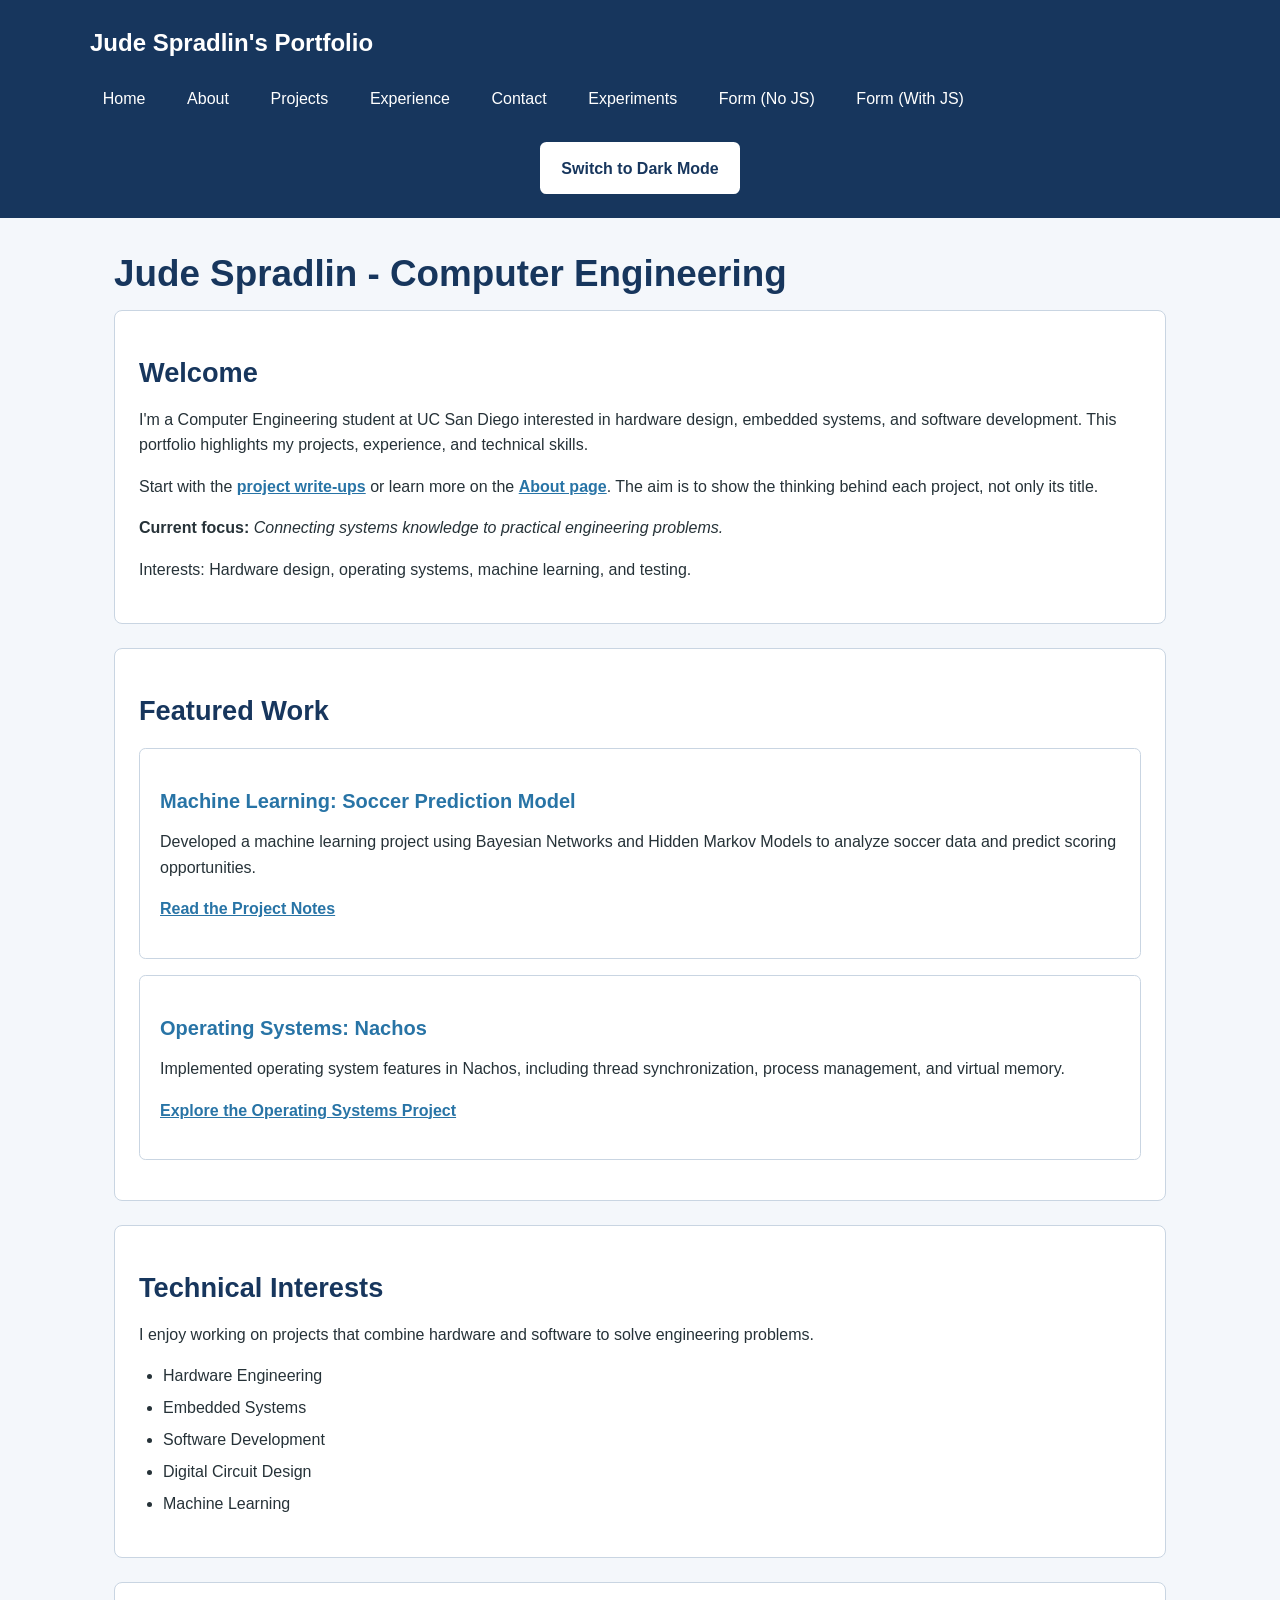
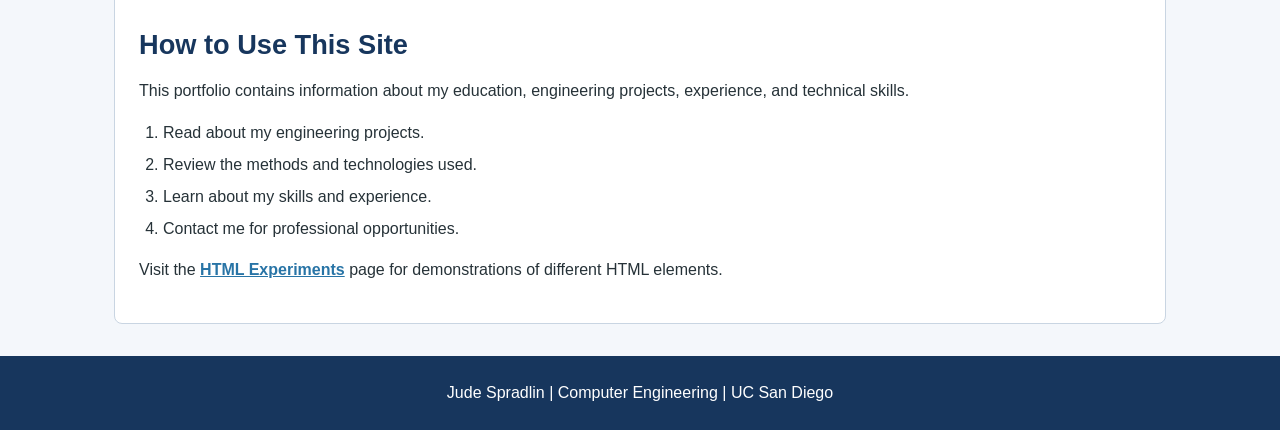
<file: index.html>
<!doctype html>
<html lang="en">

<head>
    <meta charset="utf-8">
    <meta name="viewport" content="width=device-width, initial-scale=1">

    <title>Home | Jude Spradlin</title>

    <meta name="description"
          content="Jude Spradlin's Computer Engineering portfolio featuring hardware, software, and engineering projects.">

    <link rel="icon" href="assets/favicon.svg" type="image/svg+xml">

    <link rel="stylesheet" href="style.css">
    <script src="theme.js" defer></script>
</head>

<body>

    <header>
        <p>Jude Spradlin's Portfolio</p>

        <nav aria-label="Primary navigation">
            <ul>
                <li><a href="index.html">Home</a></li>
                <li><a href="about.html">About</a></li>
                <li><a href="projects.html">Projects</a></li>
                <li><a href="experience.html">Experience</a></li>
                <li><a href="contact.html">Contact</a></li>
                <li><a href="experiments.html">Experiments</a></li>
                <li><a href="form-no-js.html">Form (No JS)</a></li>
                <li><a href="form-with-js.html">Form (With JS)</a></li>
            </ul>
        </nav>
        <button id="theme-toggle" type="button" hidden>
            Switch to Dark Mode
        </button>
    </header>

    <main id="content">

        <h1>Jude Spradlin - Computer Engineering</h1>

        <section aria-labelledby="intro">
            <h2 id="intro">Welcome</h2>

            <p>
                I'm a Computer Engineering student at UC San Diego
                interested in hardware design, embedded systems,
                and software development. This portfolio highlights
                my projects, experience, and technical skills.
            </p>

            <p>
                Start with the
                <a href="projects.html">project write-ups</a>
                or learn more on the
                <a href="about.html">About page</a>.
                The aim is to show the thinking behind each project,
                not only its title.
            </p>

            <p>
                <b>Current focus:</b>
                <em>
                    Connecting systems knowledge to practical
                    engineering problems.
                </em>
            </p>

            <p>
                <span>Interests:</span>
                Hardware design, operating systems,
                machine learning, and testing.
            </p>
        </section>

        <section>
            <h2>Featured Work</h2>

            <article>
                <h3>Machine Learning: Soccer Prediction Model</h3>

                <p>
                    Developed a machine learning project using
                    Bayesian Networks and Hidden Markov Models
                    to analyze soccer data and predict
                    scoring opportunities.
                </p>

                <p>
                    <a href="projects.html#sports-model">
                        Read the Project Notes
                    </a>
                </p>
            </article>

            <article>
                <h3>Operating Systems: Nachos</h3>

                <p>
                    Implemented operating system features in
                    Nachos, including thread synchronization,
                    process management, and virtual memory.
                </p>

                <p>
                    <a href="projects.html#nachos">
                        Explore the Operating Systems Project
                    </a>
                </p>
            </article>
        </section>

        <section>
            <h2>Technical Interests</h2>

            <p>
                I enjoy working on projects that combine
                hardware and software to solve engineering
                problems.
            </p>

            <ul>
                <li>Hardware Engineering</li>
                <li>Embedded Systems</li>
                <li>Software Development</li>
                <li>Digital Circuit Design</li>
                <li>Machine Learning</li>
            </ul>
        </section>

        <section>
            <h2>How to Use This Site</h2>

            <p>
                This portfolio contains information about
                my education, engineering projects,
                experience, and technical skills.
            </p>

            <ol>
                <li>Read about my engineering projects.</li>
                <li>Review the methods and technologies used.</li>
                <li>Learn about my skills and experience.</li>
                <li>Contact me for professional opportunities.</li>
            </ol>

            <p>
                Visit the
                <a href="experiments.html">HTML Experiments</a>
                page for demonstrations of different
                HTML elements.
            </p>
        </section>

        <console-greeting></console-greeting>

        <noscript>
            <p>
                This portfolio remains readable without JavaScript.
                The console greeting demonstration requires
                JavaScript to run.
            </p>
        </noscript>

    </main>

    <footer>
        <p>
            Jude Spradlin | Computer Engineering | UC San Diego
        </p>
    </footer>

    <script>
        class ConsoleGreeting extends HTMLElement {
            connectedCallback() {
                console.log('Hello World!');
            }
        }

        customElements.define('console-greeting', ConsoleGreeting);
    </script>

</body>
</html>
</file>
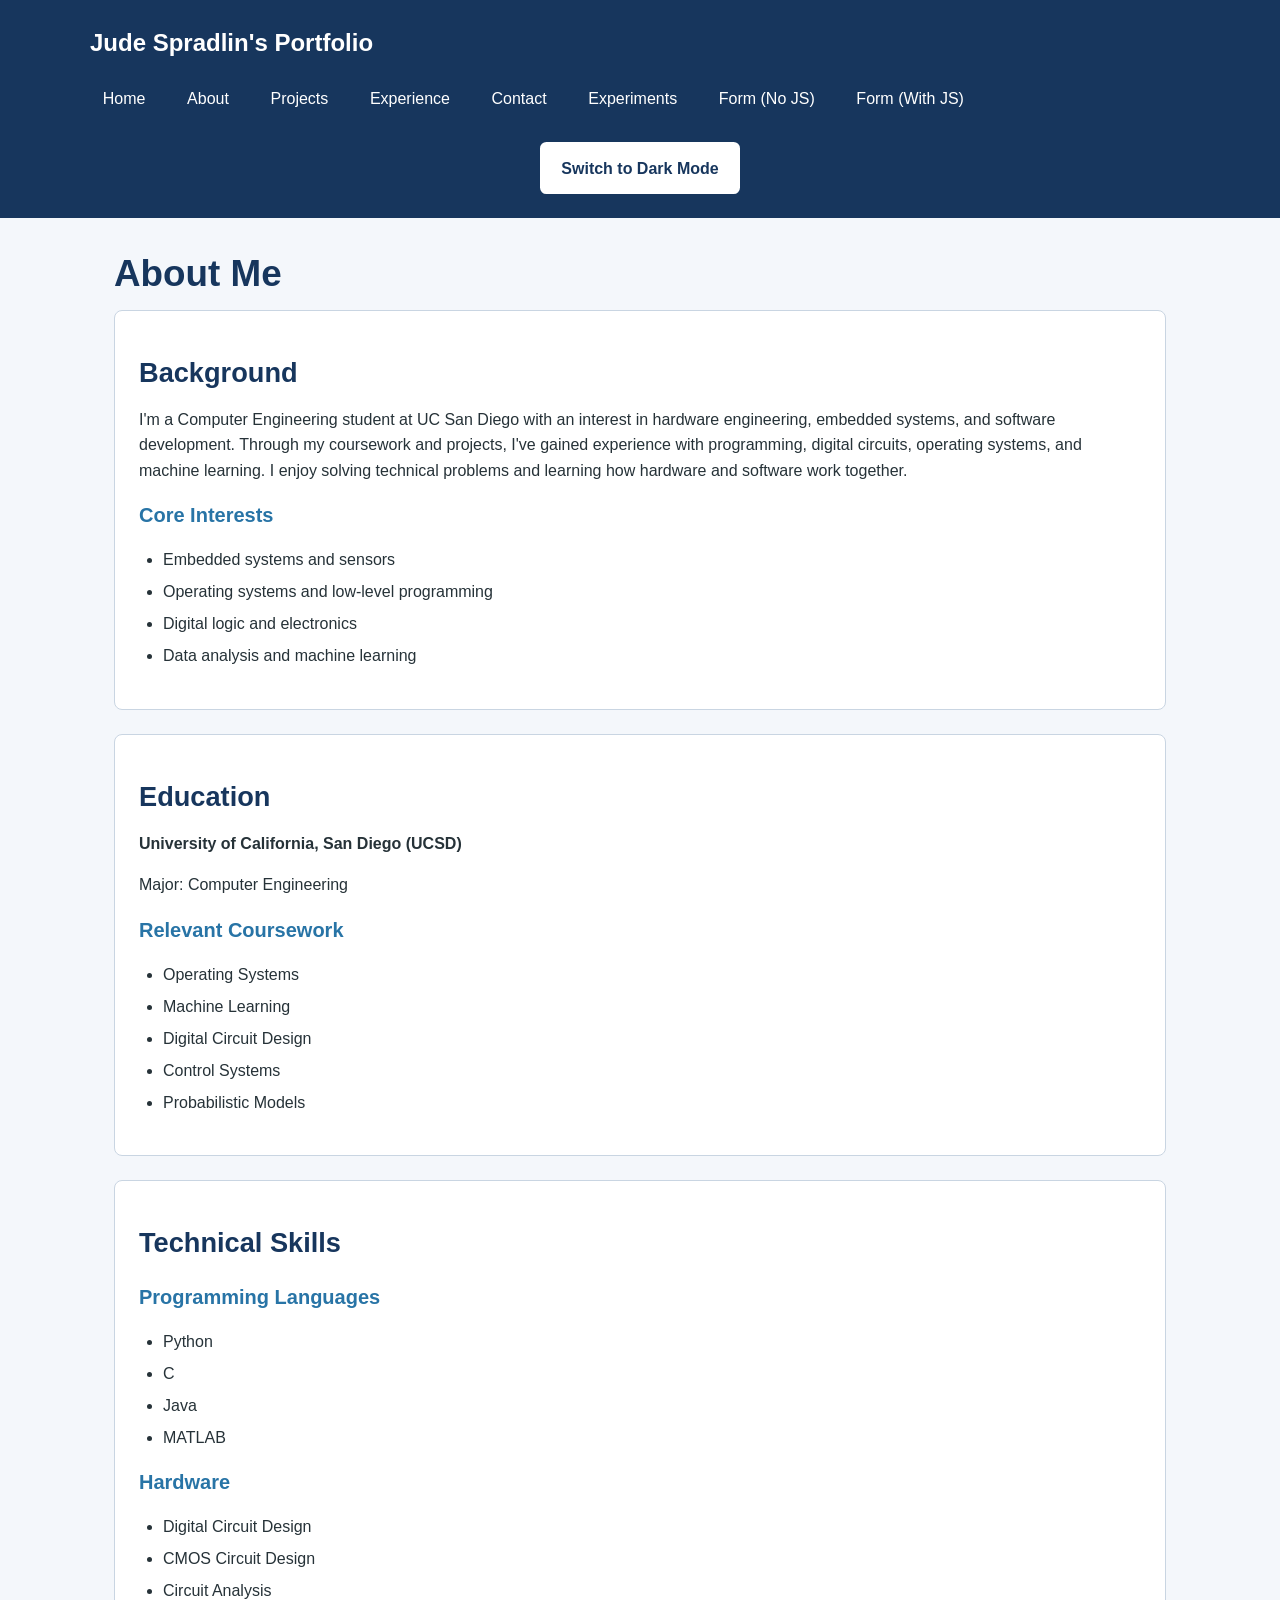
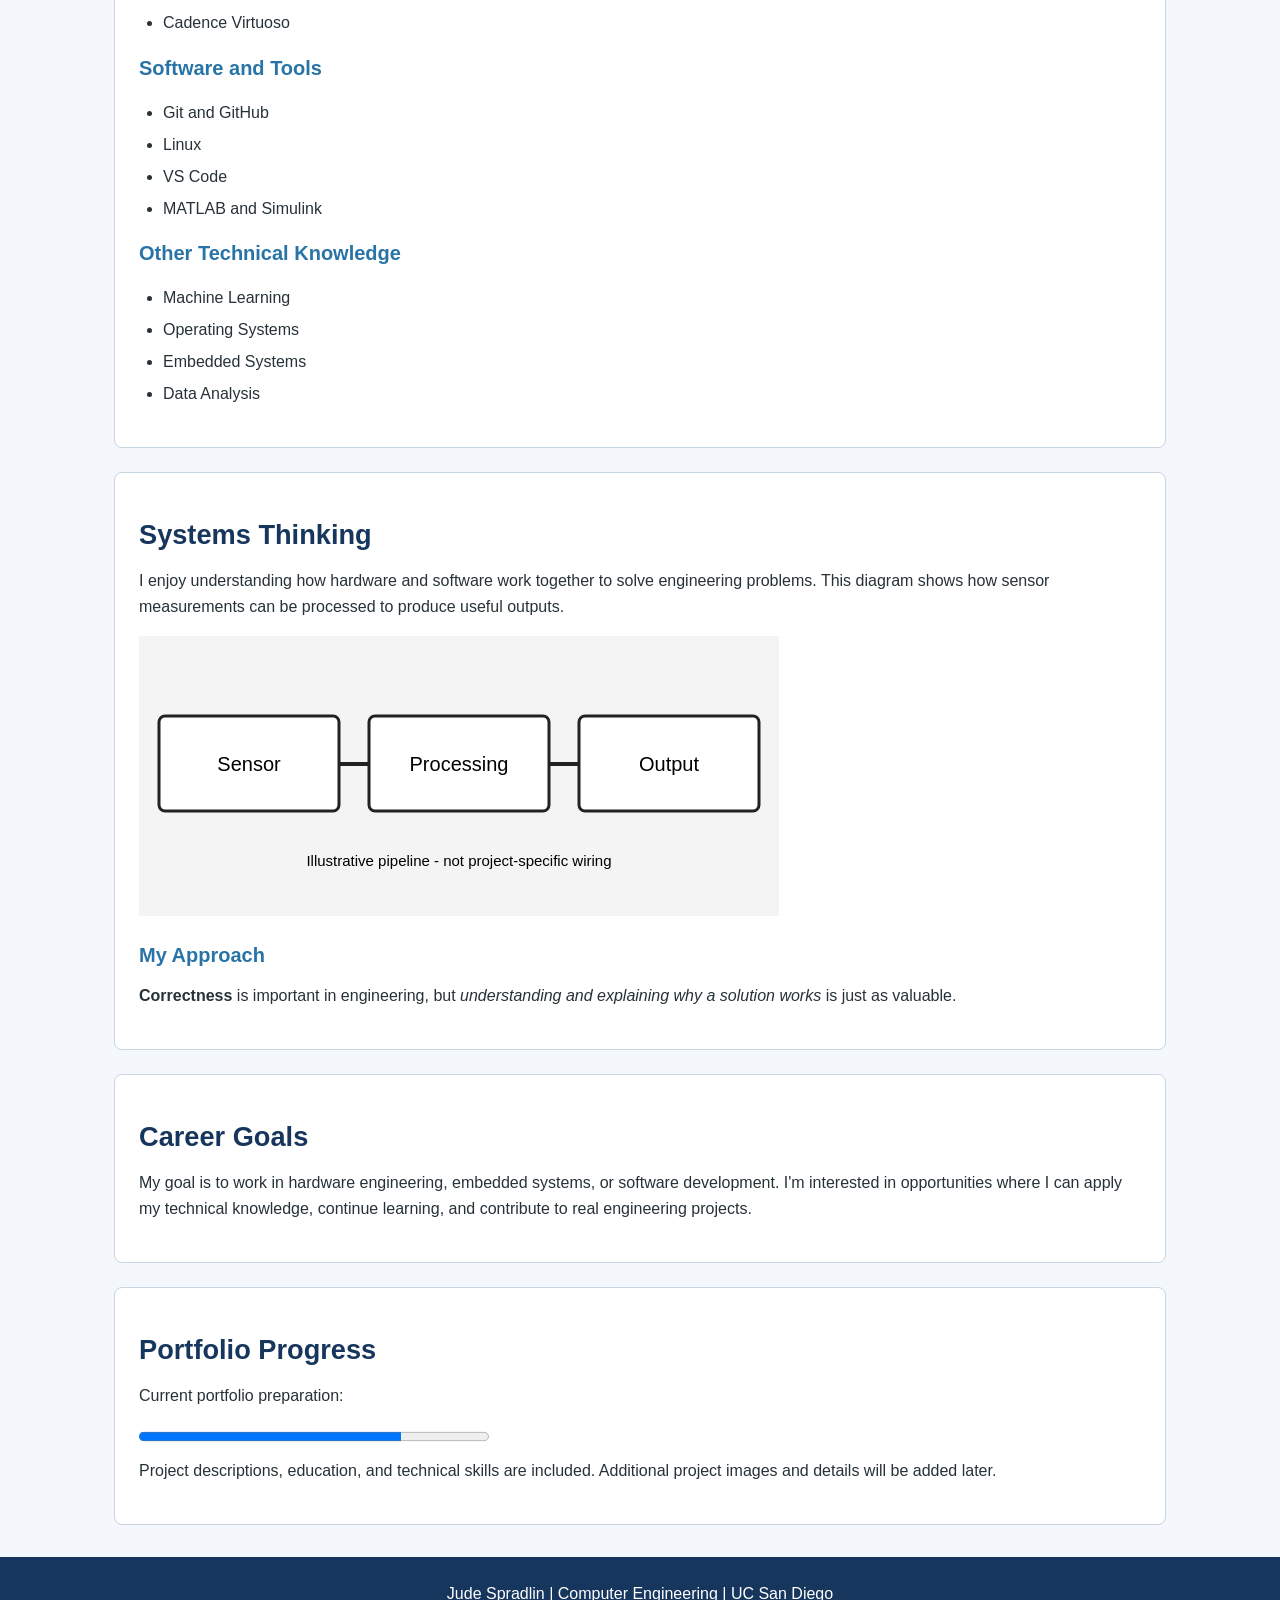
<file: about.html>
<!doctype html>
<html lang="en">
<head>
    <meta charset="utf-8">
    <meta name="viewport" content="width=device-width, initial-scale=1">
    <title>About | Jude Spradlin</title>
    <meta name="description" content="About Jude Spradlin, a Computer Engineering student at UC San Diego.">
    <link rel="icon" href="assets/favicon.svg" type="image/svg+xml">

    <script src="theme.js" defer></script>
    <link rel="stylesheet" href="style.css">
</head>

<body>
    <header>
        <p>Jude Spradlin's Portfolio</p>

        <nav aria-label="Primary navigation">
            <ul>
                <li><a href="index.html">Home</a></li>
                <li><a href="about.html">About</a></li>
                <li><a href="projects.html">Projects</a></li>
                <li><a href="experience.html">Experience</a></li>
                <li><a href="contact.html">Contact</a></li>
                <li><a href="experiments.html">Experiments</a></li>
                <li><a href="form-no-js.html">Form (No JS)</a></li>
                <li><a href="form-with-js.html">Form (With JS)</a></li>
            </ul>
        </nav>
        <button id="theme-toggle" type="button" hidden>
            Switch to Dark Mode
        </button>
    </header>

    <main id="content">

        <h1>About Me</h1>

        <section>
            <h2>Background</h2>

            <p>
                I'm a Computer Engineering student at UC San Diego
                with an interest in hardware engineering, embedded
                systems, and software development. Through my
                coursework and projects, I've gained experience
                with programming, digital circuits, operating
                systems, and machine learning. I enjoy solving
                technical problems and learning how hardware
                and software work together.
            </p>

            <h3>Core Interests</h3>
            <ul>
                <li>Embedded systems and sensors</li>
                <li>Operating systems and low-level programming</li>
                <li>Digital logic and electronics</li>
                <li>Data analysis and machine learning</li>
            </ul>
        </section>

        <section>
            <h2>Education</h2>

            <p>
                <strong>University of California, San Diego (UCSD)</strong>
            </p>

            <p>Major: Computer Engineering</p>

            <h3>Relevant Coursework</h3>
            <ul>
                <li>Operating Systems</li>
                <li>Machine Learning</li>
                <li>Digital Circuit Design</li>
                <li>Control Systems</li>
                <li>Probabilistic Models</li>
            </ul>
        </section>

        <section>
            <h2>Technical Skills</h2>

            <h3>Programming Languages</h3>
            <ul>
                <li>Python</li>
                <li>C</li>
                <li>Java</li>
                <li>MATLAB</li>
            </ul>

            <h3>Hardware</h3>
            <ul>
                <li>Digital Circuit Design</li>
                <li>CMOS Circuit Design</li>
                <li>Circuit Analysis</li>
                <li>Cadence Virtuoso</li>
            </ul>

            <h3>Software and Tools</h3>
            <ul>
                <li>Git and GitHub</li>
                <li>Linux</li>
                <li>VS Code</li>
                <li>MATLAB and Simulink</li>
            </ul>

            <h3>Other Technical Knowledge</h3>
            <ul>
                <li>Machine Learning</li>
                <li>Operating Systems</li>
                <li>Embedded Systems</li>
                <li>Data Analysis</li>
            </ul>
        </section>

        <section>
            <h2>Systems Thinking</h2>

            <p>
                I enjoy understanding how hardware and software
                work together to solve engineering problems.
                This diagram shows how sensor measurements
                can be processed to produce useful outputs.
            </p>

            <picture>
                <source
                    srcset="assets/project-diagram.svg"
                    type="image/svg+xml">

                <img
                    src="assets/project-diagram.svg"
                    alt="Sensor, Processing, and Output connected by arrows"
                    width="640"
                    height="280">
            </picture>

            <h3>My Approach</h3>

            <p>
                <strong>Correctness</strong> is important in engineering,
                but <em>understanding and explaining why a solution works</em>
                is just as valuable.
            </p>
        </section>

        <section>
            <h2>Career Goals</h2>

            <p>
                My goal is to work in hardware engineering,
                embedded systems, or software development.
                I'm interested in opportunities where I can
                apply my technical knowledge, continue learning,
                and contribute to real engineering projects.
            </p>
        </section>

        <section>
            <h2>Portfolio Progress</h2>

            <p>Current portfolio preparation:</p>

            <progress value="3" max="4">3 out of 4</progress>

            <p>
                Project descriptions, education, and technical
                skills are included. Additional project images
                and details will be added later.
            </p>
        </section>

    </main>

    <footer>
        <p>Jude Spradlin | Computer Engineering | UC San Diego</p>
    </footer>

</body>
</html>
</file>
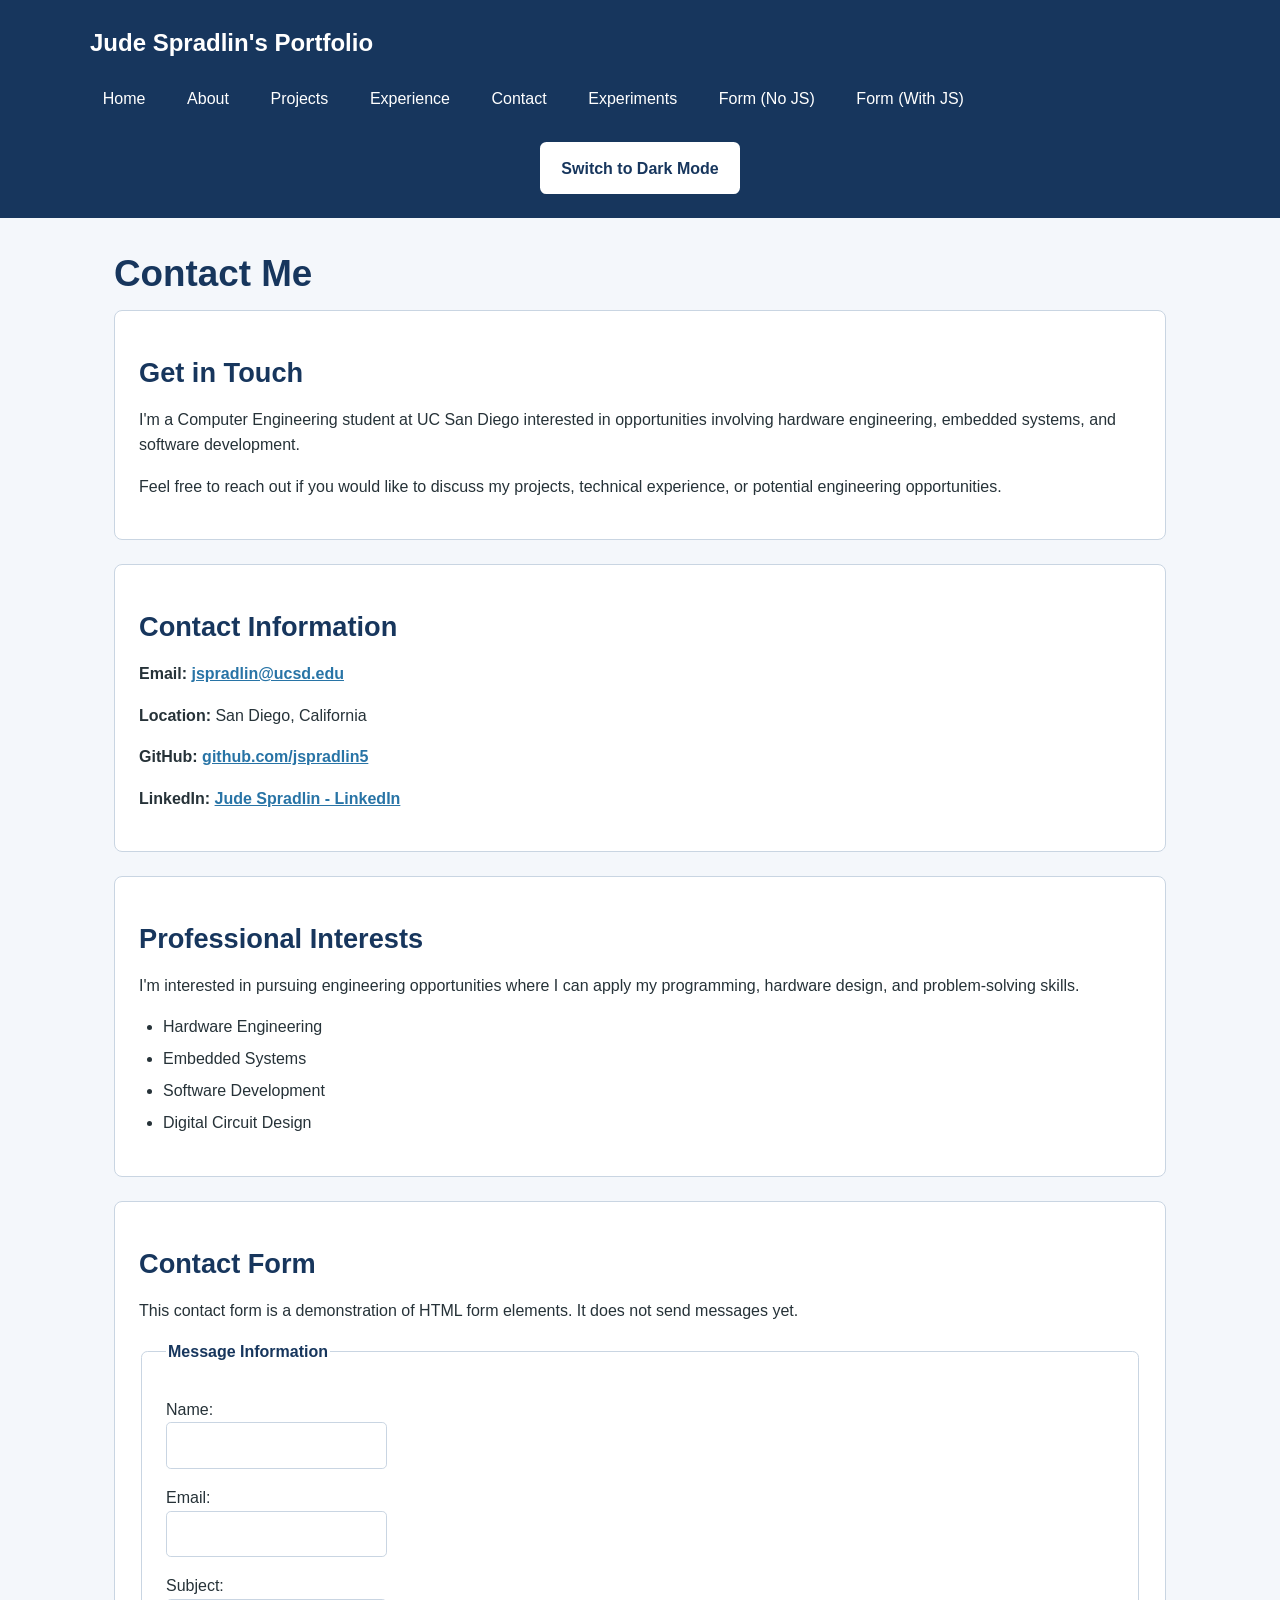
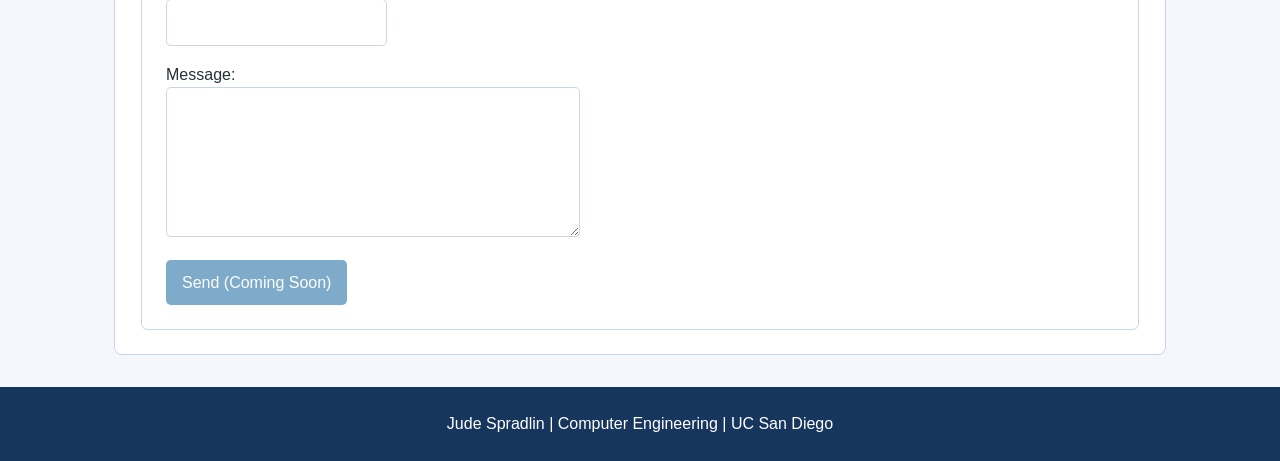
<file: contact.html>
<!doctype html>
<html lang="en">
<head>
    <meta charset="utf-8">
    <meta name="viewport" content="width=device-width, initial-scale=1">

    <title>Contact | Jude Spradlin</title>

    <meta name="description"
          content="Contact Jude Spradlin, Computer Engineering student at UC San Diego.">

    <link rel="icon" href="assets/favicon.svg" type="image/svg+xml">

    <script src="theme.js" defer></script>
    <link rel="stylesheet" href="style.css">
</head>

<body>

<header>
    <p>Jude Spradlin's Portfolio</p>

    <nav aria-label="Primary navigation">
        <ul>
            <li><a href="index.html">Home</a></li>
            <li><a href="about.html">About</a></li>
            <li><a href="projects.html">Projects</a></li>
            <li><a href="experience.html">Experience</a></li>
            <li><a href="contact.html">Contact</a></li>
            <li><a href="experiments.html">Experiments</a></li>
            <li><a href="form-no-js.html">Form (No JS)</a></li>
            <li><a href="form-with-js.html">Form (With JS)</a></li>
        </ul>
    </nav>
    <button id="theme-toggle" type="button" hidden>
        Switch to Dark Mode
    </button>
</header>

<main id="content">

    <h1>Contact Me</h1>

    <section>
        <h2>Get in Touch</h2>

        <p>
            I'm a Computer Engineering student at UC San Diego
            interested in opportunities involving hardware
            engineering, embedded systems, and software development.
        </p>

        <p>
            Feel free to reach out if you would like to discuss
            my projects, technical experience, or potential
            engineering opportunities.
        </p>
    </section>

    
<section>
    <h2>Contact Information</h2>

    <p>
        <strong>Email:</strong>
        <a href="mailto:jspradlin@ucsd.edu">
            jspradlin@ucsd.edu
        </a>
    </p>

    <p>
        <strong>Location:</strong>
        San Diego, California
    </p>

    <p>
        <strong>GitHub:</strong>
        <a href="https://github.com/jspradlin5"
           target="_blank" rel="noopener noreferrer">
            github.com/jspradlin5
        </a>
    </p>

    <p>
        <strong>LinkedIn:</strong>
        <a href="https://www.linkedin.com/in/jude-spradlin-bb3270402/"
           target="_blank" rel="noopener noreferrer">
            Jude Spradlin - LinkedIn
        </a>
    </p>
</section>


    <section>
        <h2>Professional Interests</h2>

        <p>
            I'm interested in pursuing engineering opportunities
            where I can apply my programming, hardware design,
            and problem-solving skills.
        </p>

        <ul>
            <li>Hardware Engineering</li>
            <li>Embedded Systems</li>
            <li>Software Development</li>
            <li>Digital Circuit Design</li>
        </ul>
    </section>

    <section>
        <h2>Contact Form</h2>

        <p>
            This contact form is a demonstration of HTML form
            elements. It does not send messages yet.
        </p>

        <form action="#" method="get">

            <fieldset>
                <legend>Message Information</legend>

                <p>
                    <label for="visitor-name">Name:</label>
                    <br>
                    <input
                        type="text"
                        id="visitor-name"
                        name="visitor-name"
                        autocomplete="name"
                        required>
                </p>

                <p>
                    <label for="visitor-email">Email:</label>
                    <br>
                    <input
                        type="email"
                        id="visitor-email"
                        name="visitor-email"
                        autocomplete="email"
                        required>
                </p>

                <p>
                    <label for="visitor-subject">Subject:</label>
                    <br>
                    <input
                        type="text"
                        id="visitor-subject"
                        name="visitor-subject">
                </p>

                <p>
                    <label for="visitor-message">Message:</label>
                    <br>
                    <textarea
                        id="visitor-message"
                        name="visitor-message"
                        rows="5"
                        cols="40"
                        required></textarea>
                </p>

                <button type="button" disabled>
                    Send (Coming Soon)
                </button>

            </fieldset>

        </form>
    </section>

</main>

<footer>
    <p>
        Jude Spradlin | Computer Engineering | UC San Diego
    </p>
</footer>

</body>
</html>
</file>
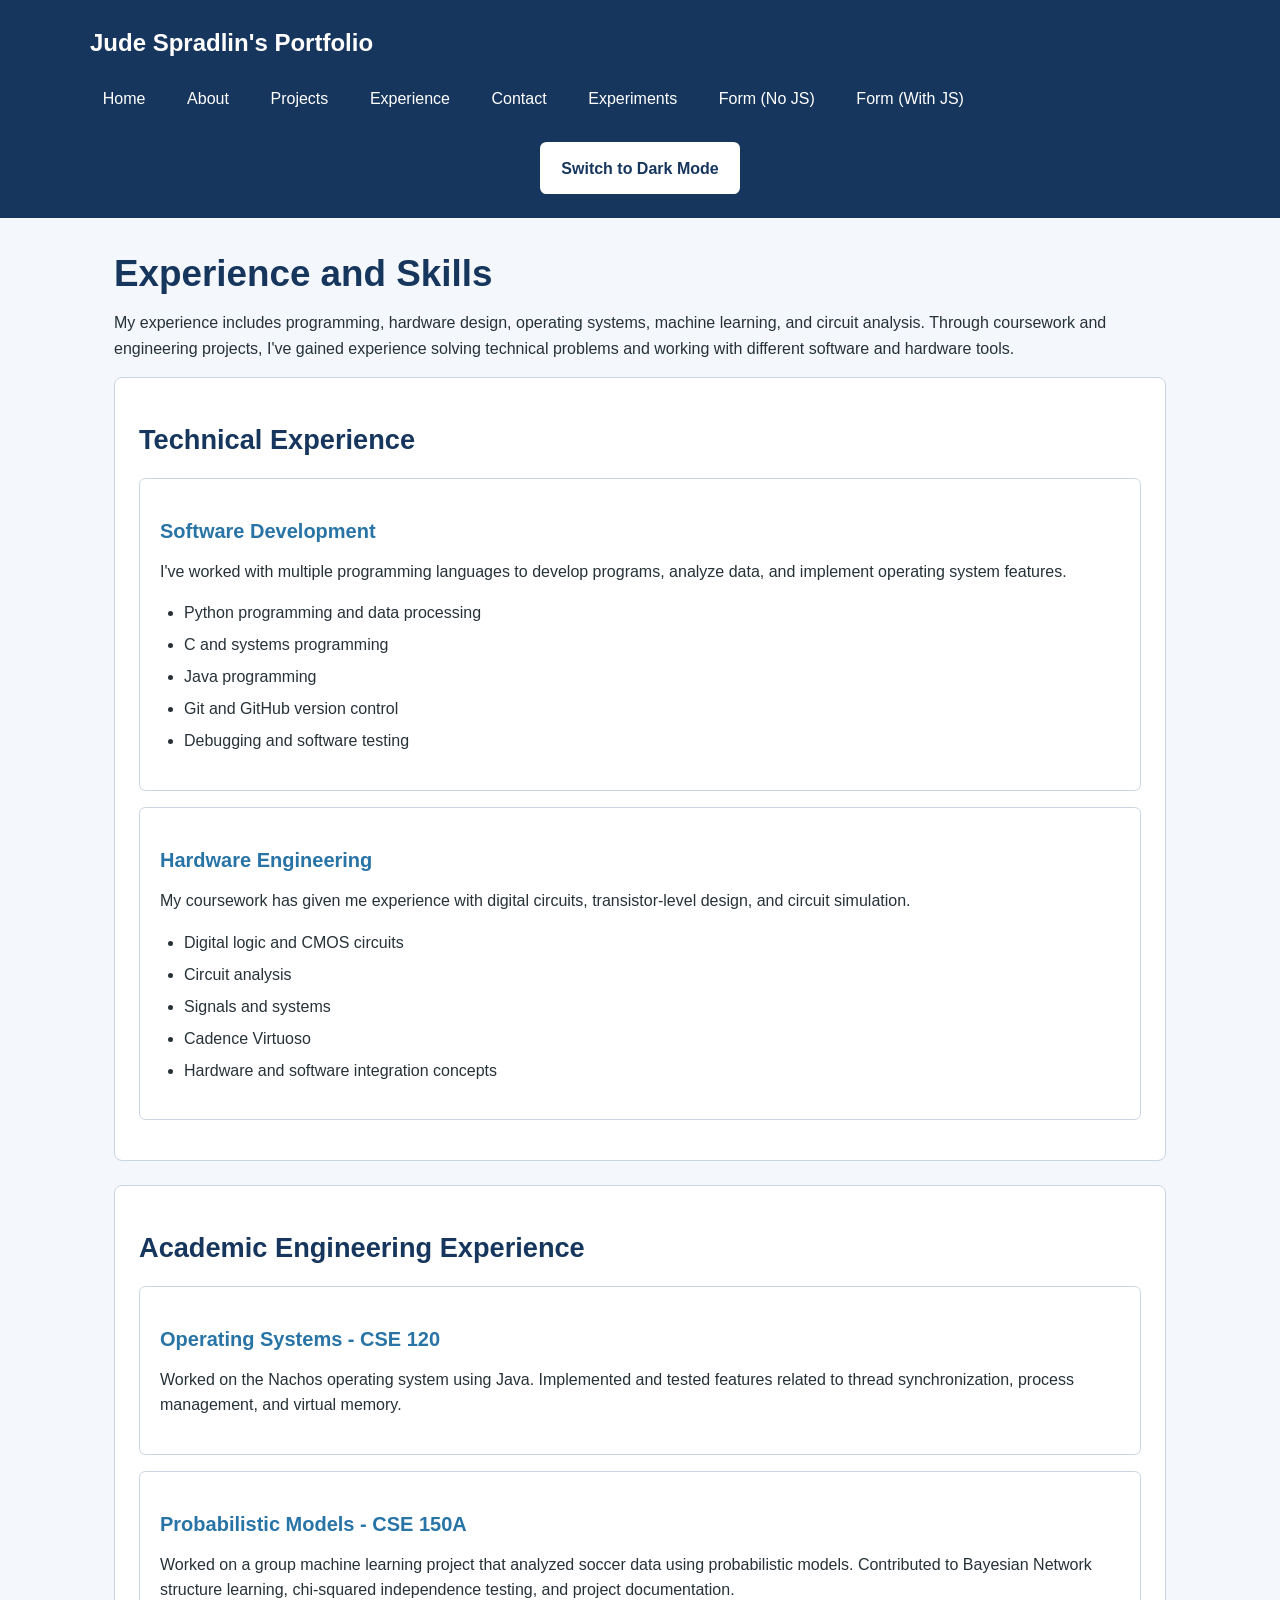
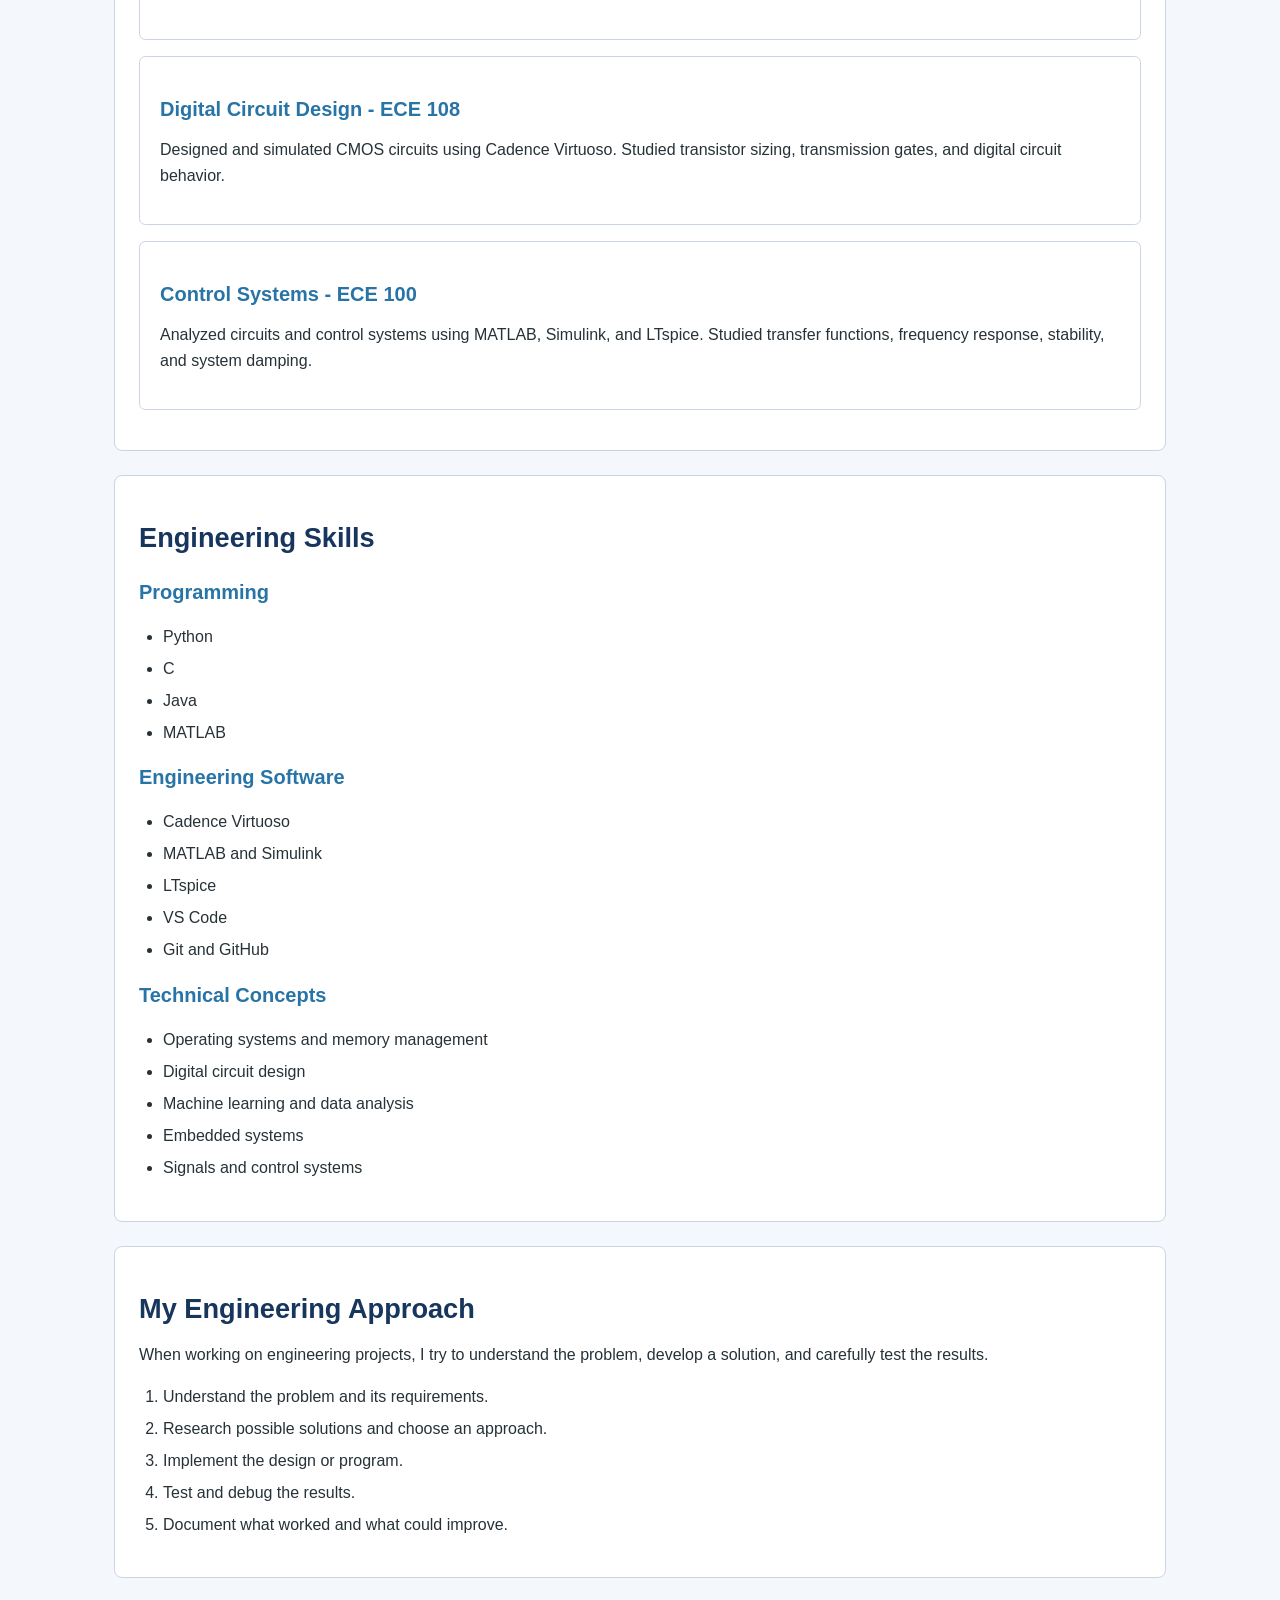
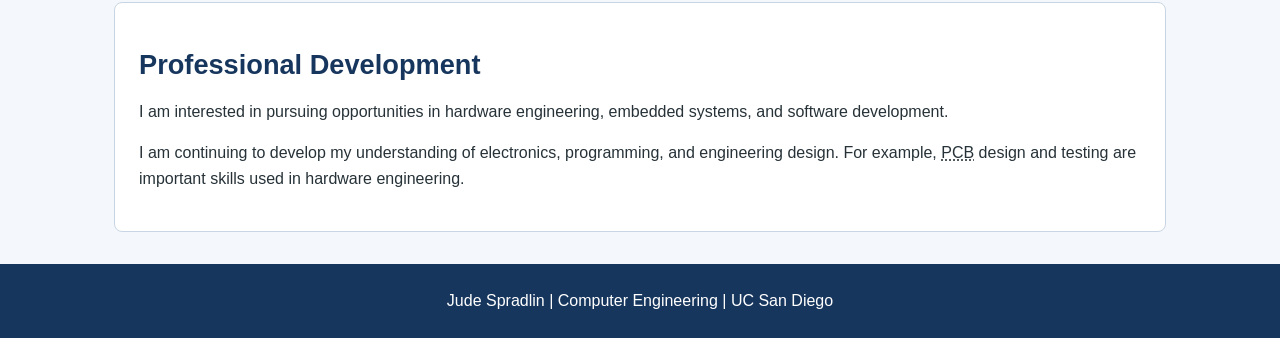
<file: experience.html>
<!doctype html>
<html lang="en">
<head>
    <meta charset="utf-8">
    <meta name="viewport" content="width=device-width, initial-scale=1">

    <title>Experience | Jude Spradlin</title>

    <meta name="description"
          content="Technical experience and engineering skills of Jude Spradlin.">

    <link rel="icon" href="assets/favicon.svg" type="image/svg+xml">

    <script src="theme.js" defer></script>
    <link rel="stylesheet" href="style.css">
</head>

<body>

<header>
    <p>Jude Spradlin's Portfolio</p>

    <nav aria-label="Primary navigation">
        <ul>
            <li><a href="index.html">Home</a></li>
            <li><a href="about.html">About</a></li>
            <li><a href="projects.html">Projects</a></li>
            <li><a href="experience.html">Experience</a></li>
            <li><a href="contact.html">Contact</a></li>
            <li><a href="experiments.html">Experiments</a></li>
            <li><a href="form-no-js.html">Form (No JS)</a></li>
            <li><a href="form-with-js.html">Form (With JS)</a></li>
        </ul>
    </nav>
    <button id="theme-toggle" type="button" hidden>
        Switch to Dark Mode
    </button>
</header>

<main id="content">

    <h1>Experience and Skills</h1>

    <p>
        My experience includes programming, hardware design,
        operating systems, machine learning, and circuit analysis.
        Through coursework and engineering projects, I've gained
        experience solving technical problems and working with
        different software and hardware tools.
    </p>

    <section>
        <h2>Technical Experience</h2>

        <div role="group" aria-label="Areas of technical experience">

            <article>
                <h3>Software Development</h3>

                <p>
                    I've worked with multiple programming languages
                    to develop programs, analyze data, and implement
                    operating system features.
                </p>

                <ul>
                    <li>Python programming and data processing</li>
                    <li>C and systems programming</li>
                    <li>Java programming</li>
                    <li>Git and GitHub version control</li>
                    <li>Debugging and software testing</li>
                </ul>
            </article>

            <article>
                <h3>Hardware Engineering</h3>

                <p>
                    My coursework has given me experience with
                    digital circuits, transistor-level design,
                    and circuit simulation.
                </p>

                <ul>
                    <li>Digital logic and CMOS circuits</li>
                    <li>Circuit analysis</li>
                    <li>Signals and systems</li>
                    <li>Cadence Virtuoso</li>
                    <li>Hardware and software integration concepts</li>
                </ul>
            </article>

        </div>
    </section>

    <section>
        <h2>Academic Engineering Experience</h2>

        <article>
            <h3>Operating Systems - CSE 120</h3>

            <p>
                Worked on the Nachos operating system using Java.
                Implemented and tested features related to
                thread synchronization, process management,
                and virtual memory.
            </p>
        </article>

        <article>
            <h3>Probabilistic Models - CSE 150A</h3>

            <p>
                Worked on a group machine learning project
                that analyzed soccer data using probabilistic
                models. Contributed to Bayesian Network
                structure learning, chi-squared independence
                testing, and project documentation.
            </p>
        </article>

        <article>
            <h3>Digital Circuit Design - ECE 108</h3>

            <p>
                Designed and simulated CMOS circuits using
                Cadence Virtuoso. Studied transistor sizing,
                transmission gates, and digital circuit
                behavior.
            </p>
        </article>

        <article>
            <h3>Control Systems - ECE 100</h3>

            <p>
                Analyzed circuits and control systems using
                MATLAB, Simulink, and LTspice. Studied
                transfer functions, frequency response,
                stability, and system damping.
            </p>
        </article>
    </section>

    <section>
        <h2>Engineering Skills</h2>

        <h3>Programming</h3>
        <ul>
            <li>Python</li>
            <li>C</li>
            <li>Java</li>
            <li>MATLAB</li>
        </ul>

        <h3>Engineering Software</h3>
        <ul>
            <li>Cadence Virtuoso</li>
            <li>MATLAB and Simulink</li>
            <li>LTspice</li>
            <li>VS Code</li>
            <li>Git and GitHub</li>
        </ul>

        <h3>Technical Concepts</h3>
        <ul>
            <li>Operating systems and memory management</li>
            <li>Digital circuit design</li>
            <li>Machine learning and data analysis</li>
            <li>Embedded systems</li>
            <li>Signals and control systems</li>
        </ul>
    </section>

    <section>
        <h2>My Engineering Approach</h2>

        <p>
            When working on engineering projects, I try to
            understand the problem, develop a solution,
            and carefully test the results.
        </p>

        <ol>
            <li>Understand the problem and its requirements.</li>
            <li>Research possible solutions and choose an approach.</li>
            <li>Implement the design or program.</li>
            <li>Test and debug the results.</li>
            <li>Document what worked and what could improve.</li>
        </ol>
    </section>

    <section>
        <h2>Professional Development</h2>

        <p>
            I am interested in pursuing opportunities in
            hardware engineering, embedded systems,
            and software development.
        </p>

        <p>
            I am continuing to develop my understanding of
            electronics, programming, and engineering design.
            For example, <abbr title="printed circuit board">PCB</abbr>
            design and testing are important skills used in
            hardware engineering.
        </p>
    </section>

</main>

<footer>
    <p>
        Jude Spradlin | Computer Engineering | UC San Diego
    </p>
</footer>

</body>
</html>
</file>
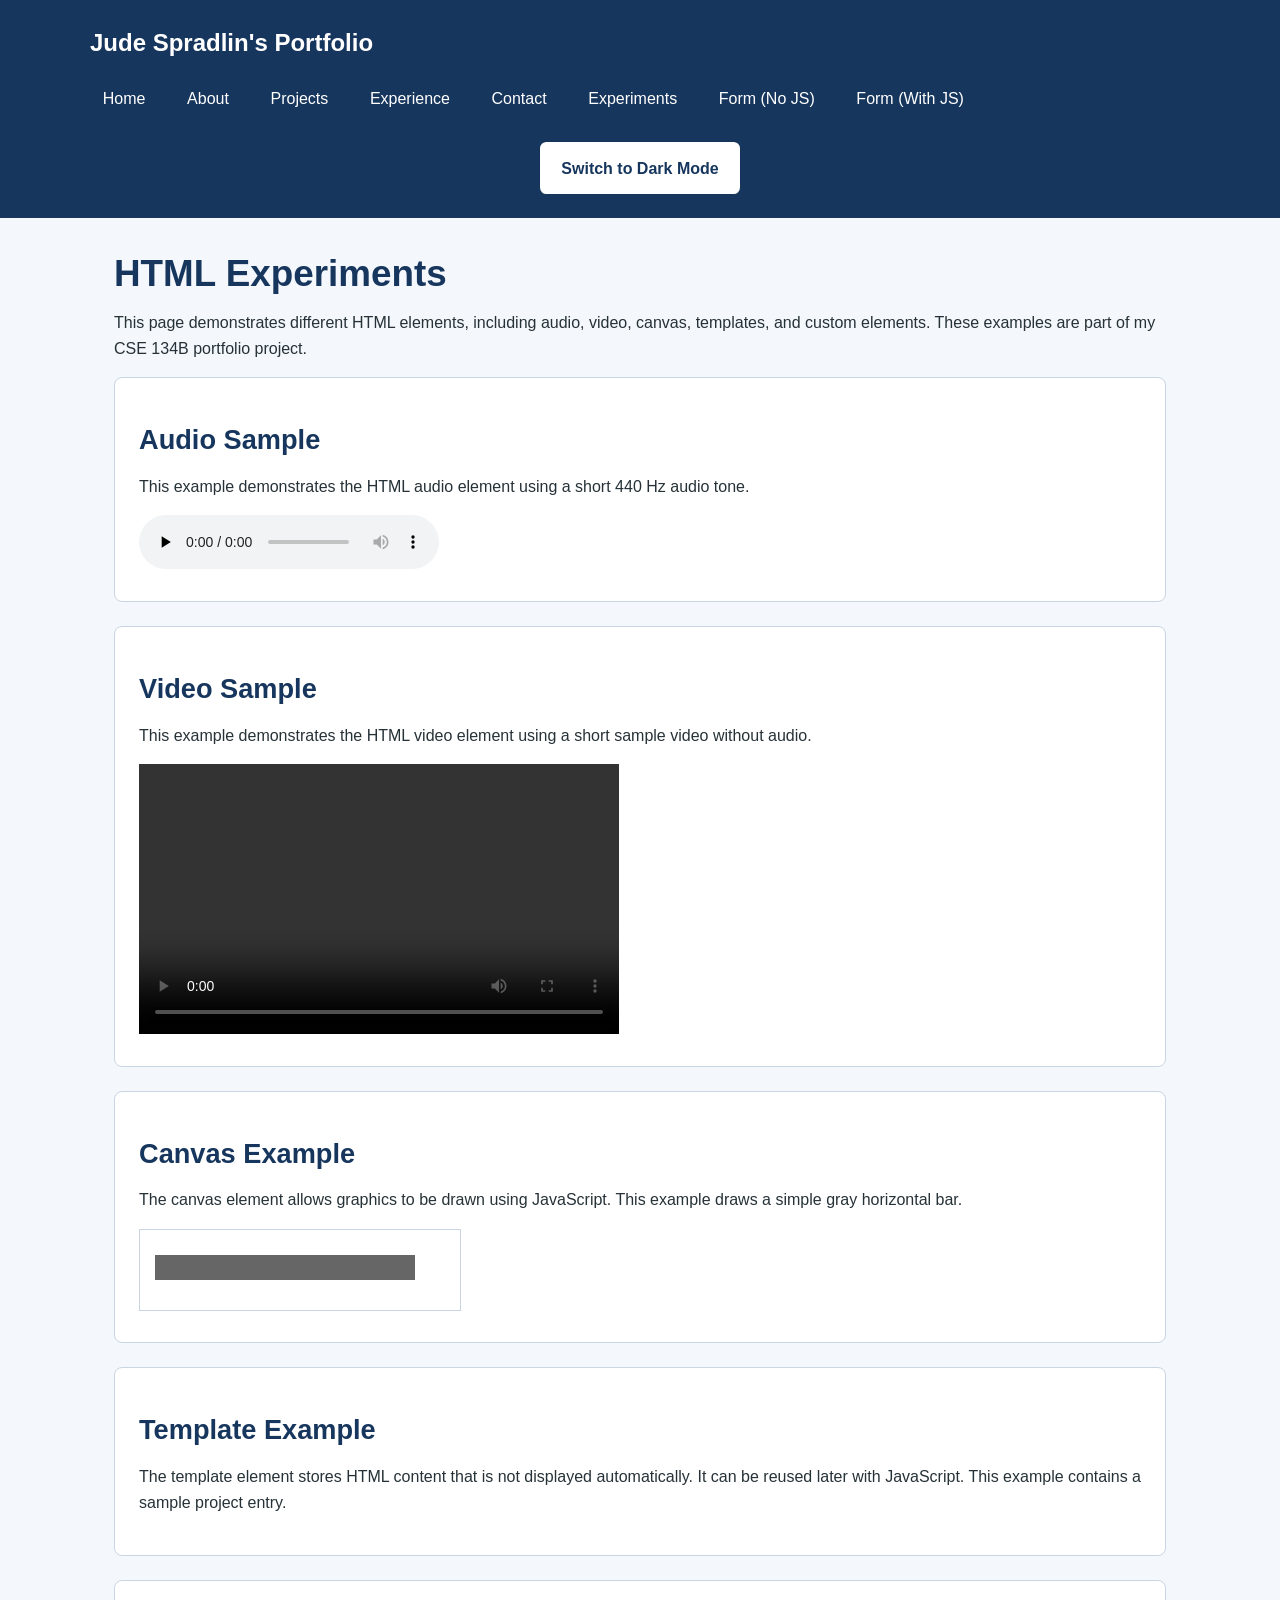
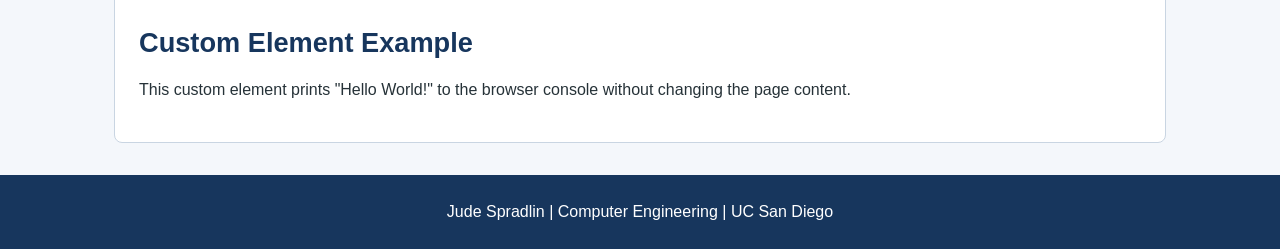
<file: experiments.html>
<!doctype html>
<html lang="en">

<head>
    <meta charset="utf-8">
    <meta name="viewport" content="width=device-width, initial-scale=1">

    <title>Experiments | Jude Spradlin</title>

    <meta name="description"
          content="HTML experiments for Jude Spradlin's CSE 134B portfolio.">

    <link rel="icon" href="assets/favicon.svg" type="image/svg+xml">

    <script src="theme.js" defer></script>
    <link rel="stylesheet" href="style.css">
</head>

<body>

    <header>
        <p>Jude Spradlin's Portfolio</p>

        <nav aria-label="Primary navigation">
            <ul>
                <li><a href="index.html">Home</a></li>
                <li><a href="about.html">About</a></li>
                <li><a href="projects.html">Projects</a></li>
                <li><a href="experience.html">Experience</a></li>
                <li><a href="contact.html">Contact</a></li>
                <li><a href="experiments.html">Experiments</a></li>
                <li><a href="form-no-js.html">Form (No JS)</a></li>
                <li><a href="form-with-js.html">Form (With JS)</a></li>
            </ul>
        </nav>
        <button id="theme-toggle" type="button" hidden>
            Switch to Dark Mode
        </button>
    </header>

    <main id="content">

        <h1>HTML Experiments</h1>

        <p>
            This page demonstrates different HTML elements,
            including audio, video, canvas, templates, and
            custom elements. These examples are part of my
            CSE 134B portfolio project.
        </p>

        <section>
            <h2>Audio Sample</h2>

            <p>
                This example demonstrates the HTML audio element
                using a short 440 Hz audio tone.
            </p>

            <audio controls preload="none">
                <source src="assets/demo-tone.wav" type="audio/wav">
                Your browser does not support the audio element.
            </audio>
        </section>

        <section>
            <h2>Video Sample</h2>

            <p>
                This example demonstrates the HTML video element
                using a short sample video without audio.
            </p>

            <video controls preload="metadata"
                   width="480" height="270">

                <source src="assets/demo-video.mp4" type="video/mp4">

                Your browser does not support the video element.
            </video>
        </section>

        <section>
            <h2>Canvas Example</h2>

            <p>
                The canvas element allows graphics to be drawn
                using JavaScript. This example draws a simple
                gray horizontal bar.
            </p>

            <canvas id="sample-canvas" width="320" height="80">
                A horizontal bar drawn in a canvas.
            </canvas>

            <script>
                const canvas = document.getElementById('sample-canvas');
                const ctx = canvas.getContext('2d');
                ctx.fillStyle = '#666';
                ctx.fillRect(15, 25, 260, 25);
            </script>
        </section>

        <section>
            <h2>Template Example</h2>

            <p>
                The template element stores HTML content
                that is not displayed automatically.
                It can be reused later with JavaScript.
                This example contains a sample project entry.
            </p>

            <template id="project-template">
                <article>
                    <h3>Future Project</h3>

                    <p>
                        This is an example of a reusable
                        project summary stored inside
                        an HTML template.
                    </p>
                </article>
            </template>
        </section>

        <section>
            <h2>Custom Element Example</h2>

            <p>
                This custom element prints "Hello World!"
                to the browser console without changing
                the page content.
            </p>

            <hello-world></hello-world>

            <script>
                class HelloWorld extends HTMLElement {
                    connectedCallback() {
                        console.log("Hello World!");
                    }
                }

                customElements.define("hello-world", HelloWorld);
            </script>
        </section>

        <noscript>
            <p>
                JavaScript is disabled. Audio and video controls
                can still work, but the canvas drawing
                and custom element script will not run.
            </p>
        </noscript>

    </main>

    <footer>
        <p>
            Jude Spradlin | Computer Engineering | UC San Diego
        </p>
    </footer>

</body>
</html>
</file>
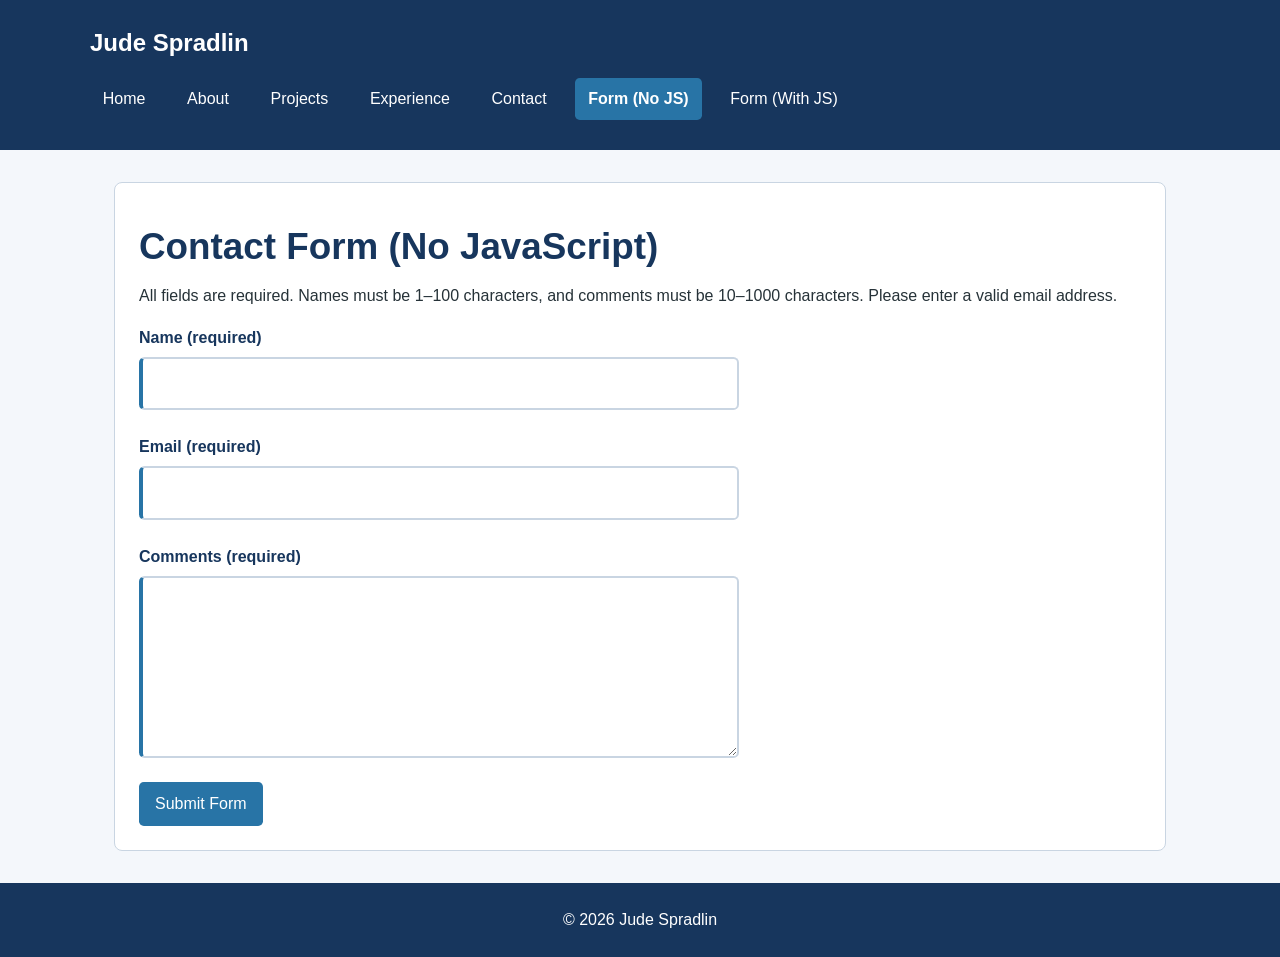
<file: form-no-js.html>
<!DOCTYPE html>
<html lang="en">
<head>
    <meta charset="UTF-8">
    <meta name="viewport" content="width=device-width, initial-scale=1.0">
    <title>Contact Form (No JavaScript) | Jude Spradlin</title>
    <link rel="stylesheet" href="style.css">
</head>
<body>
    <header>
        <p>Jude Spradlin</p>
        <nav aria-label="Main navigation">
            <ul>
                <li><a href="index.html">Home</a></li>
                <li><a href="about.html">About</a></li>
                <li><a href="projects.html">Projects</a></li>
                <li><a href="experience.html">Experience</a></li>
                <li><a href="contact.html">Contact</a></li>
                <li><a href="form-no-js.html" aria-current="page">Form (No JS)</a></li>
                <li><a href="form-with-js.html">Form (With JS)</a></li>
            </ul>
        </nav>
    </header>

    <main>
        <section>
            <h1>Contact Form (No JavaScript)</h1>
            <p>
                All fields are required. Names must be 1–100 characters,
                and comments must be 10–1000 characters.
                Please enter a valid email address.
            </p>

            <form action="https://httpbin.org/post" method="post">
                <div class="form-field">
                    <label for="name">Name (required)</label>
                    <input
                        type="text"
                        id="name"
                        name="name"
                        autocomplete="name"
                        minlength="1"
                        maxlength="100"
                        required>
                </div>

                <div class="form-field">
                    <label for="email">Email (required)</label>
                    <input
                        type="email"
                        id="email"
                        name="email"
                        autocomplete="email"
                        required>
                </div>

                <div class="form-field">
                    <label for="comments">Comments (required)</label>
                    <textarea
                        id="comments"
                        name="comments"
                        rows="6"
                        minlength="10"
                        maxlength="1000"
                        required></textarea>
                </div>

                <input type="hidden" name="possible_bot" value="true">

                <button type="submit">Submit Form</button>
            </form>
        </section>
    </main>

    <footer>
        <p>&copy; 2026 Jude Spradlin</p>
    </footer>
</body>
</html>
</file>
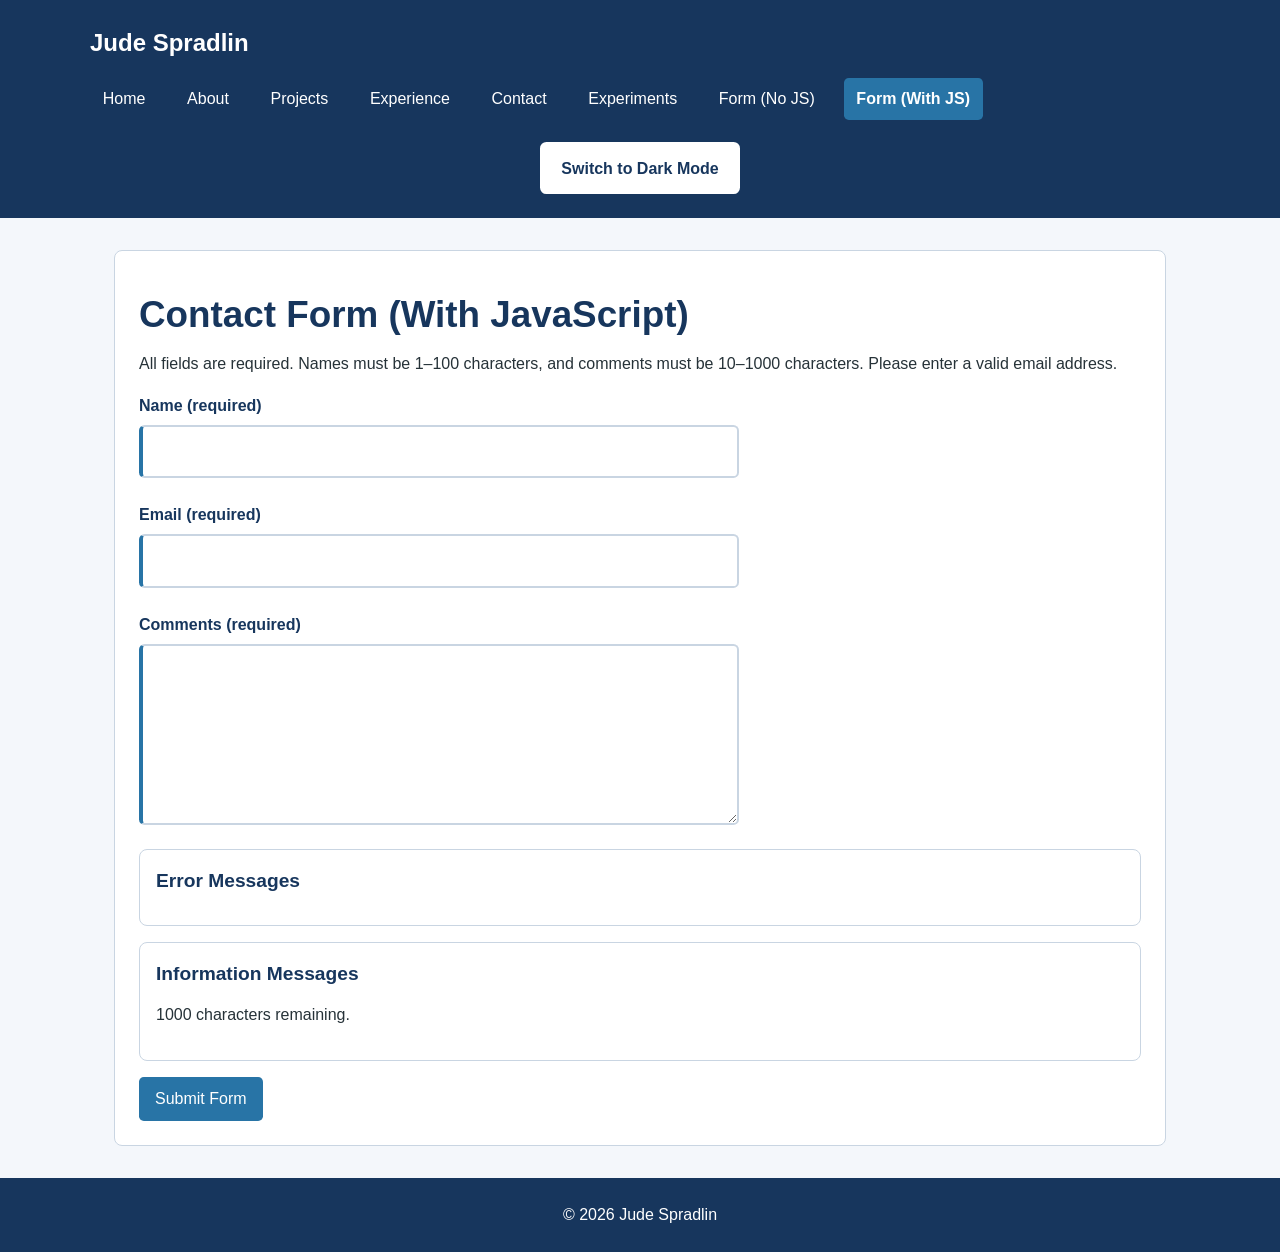
<file: form-with-js.html>
<!DOCTYPE html>
<html lang="en">
<head>
    <meta charset="UTF-8">
    <meta name="viewport" content="width=device-width, initial-scale=1.0">
    <title>Contact Form (With JavaScript) | Jude Spradlin</title>
    <link rel="stylesheet" href="style.css">
    <script src="form.js" defer></script>

    <script src="theme.js" defer></script>
    <link rel="stylesheet" href="style.css">
</head>
<body>
    <header>
        <p>Jude Spradlin</p>

        <nav aria-label="Main navigation">
            <ul>
                <li><a href="index.html">Home</a></li>
                <li><a href="about.html">About</a></li>
                <li><a href="projects.html">Projects</a></li>
                <li><a href="experience.html">Experience</a></li>
                <li><a href="contact.html">Contact</a></li>
                <li><a href="experiments.html">Experiments</a></li>
                <li><a href="form-no-js.html">Form (No JS)</a></li>
                <li><a href="form-with-js.html" aria-current="page">Form (With JS)</a></li>
            </ul>
        </nav>
        <button id="theme-toggle" type="button" hidden>
            Switch to Dark Mode
        </button>
    </header>

    <main>
        <section>
            <h1>Contact Form (With JavaScript)</h1>

            <p>
                All fields are required. Names must be 1–100
                characters, and comments must be 10–1000
                characters. Please enter a valid email address.
            </p>

            <form
                id="contact-form"
                action="https://httpbin.org/post"
                method="post">

                <div class="form-field">
                    <label for="name">Name (required)</label>
                    <input
                        type="text"
                        id="name"
                        name="name"
                        autocomplete="name"
                        minlength="1"
                        maxlength="100"
                        aria-describedby="name-error"
                        required>

                    <span
                        id="name-error"
                        class="field-error"
                        hidden></span>
                </div>

                <div class="form-field">
                    <label for="email">Email (required)</label>
                    <input
                        type="email"
                        id="email"
                        name="email"
                        autocomplete="email"
                        aria-describedby="email-error"
                        required>

                    <span
                        id="email-error"
                        class="field-error"
                        hidden></span>
                </div>

                <div class="form-field">
                    <label for="comments">
                        Comments (required)
                    </label>

                    <textarea
                        id="comments"
                        name="comments"
                        rows="6"
                        minlength="10"
                        maxlength="1000"
                        aria-describedby="comments-error comments-info"
                        required></textarea>

                    <span
                        id="comments-error"
                        class="field-error"
                        hidden></span>
                </div>

                <input
                    type="hidden"
                    name="possible_bot"
                    value="true">

                <input
                    type="hidden"
                    id="form-errors"
                    name="form-errors"
                    value="[]">

                <!-- JavaScript-enhanced feedback -->
                <div id="js-feedback" hidden>

                    <section
                        class="form-feedback"
                        aria-labelledby="error-heading">

                        <h2 id="error-heading">
                            Error Messages
                        </h2>

                        <div
                            id="error-messages"
                            aria-live="polite"
                            aria-atomic="true">
                        </div>
                    </section>

                    <section
                        class="form-feedback"
                        aria-labelledby="info-heading">

                        <h2 id="info-heading">
                            Information Messages
                        </h2>

                        <p
                            id="comments-info"
                            aria-live="polite">
                        </p>
                    </section>

                </div>

                <button type="submit">Submit Form</button>
            </form>
        </section>
    </main>

    <footer>
        <p>&copy; 2026 Jude Spradlin</p>
    </footer>
</body>
</html>
</file>
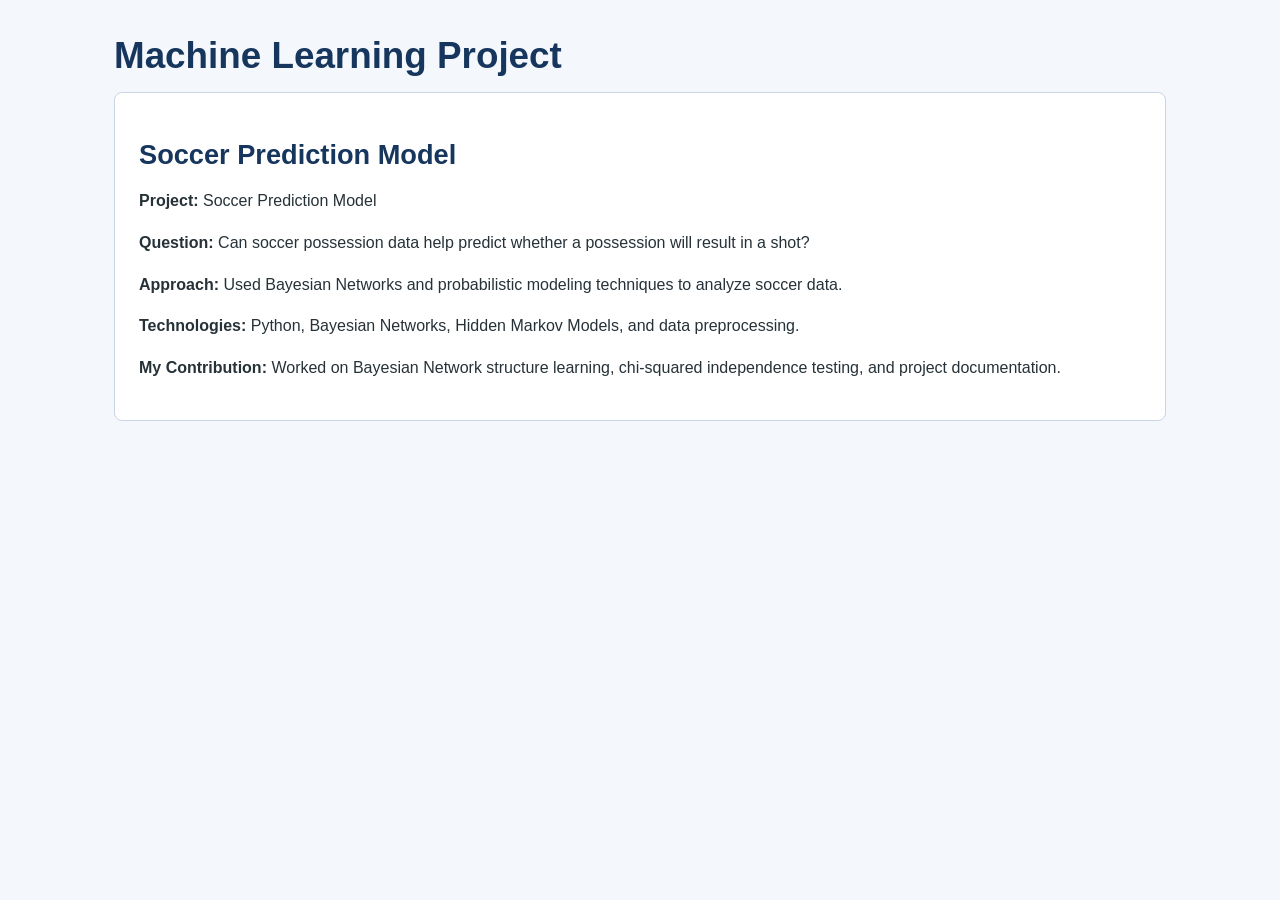
<file: project-preview.html>
<!doctype html>
<html lang="en">

<head>
    <link rel="stylesheet" href="style.css">
    <meta charset="utf-8">
    <meta name="viewport" content="width=device-width, initial-scale=1">

    <title>Project Preview | Jude Spradlin</title>

    <meta name="description"
          content="Preview of Jude Spradlin's machine learning soccer prediction project.">
</head>

<body>

    <main>

        <h1>Machine Learning Project</h1>

        <section>
            <h2>Soccer Prediction Model</h2>

            <p>
                <strong>Project:</strong>
                Soccer Prediction Model
            </p>

            <p>
                <strong>Question:</strong>
                Can soccer possession data help predict
                whether a possession will result in a shot?
            </p>

            <p>
                <strong>Approach:</strong>
                Used Bayesian Networks and probabilistic
                modeling techniques to analyze soccer data.
            </p>

            <p>
                <strong>Technologies:</strong>
                Python, Bayesian Networks,
                Hidden Markov Models, and data preprocessing.
            </p>

            <p>
                <strong>My Contribution:</strong>
                Worked on Bayesian Network structure learning,
                chi-squared independence testing, and
                project documentation.
            </p>
        </section>

    </main>

</body>
</html>
</file>
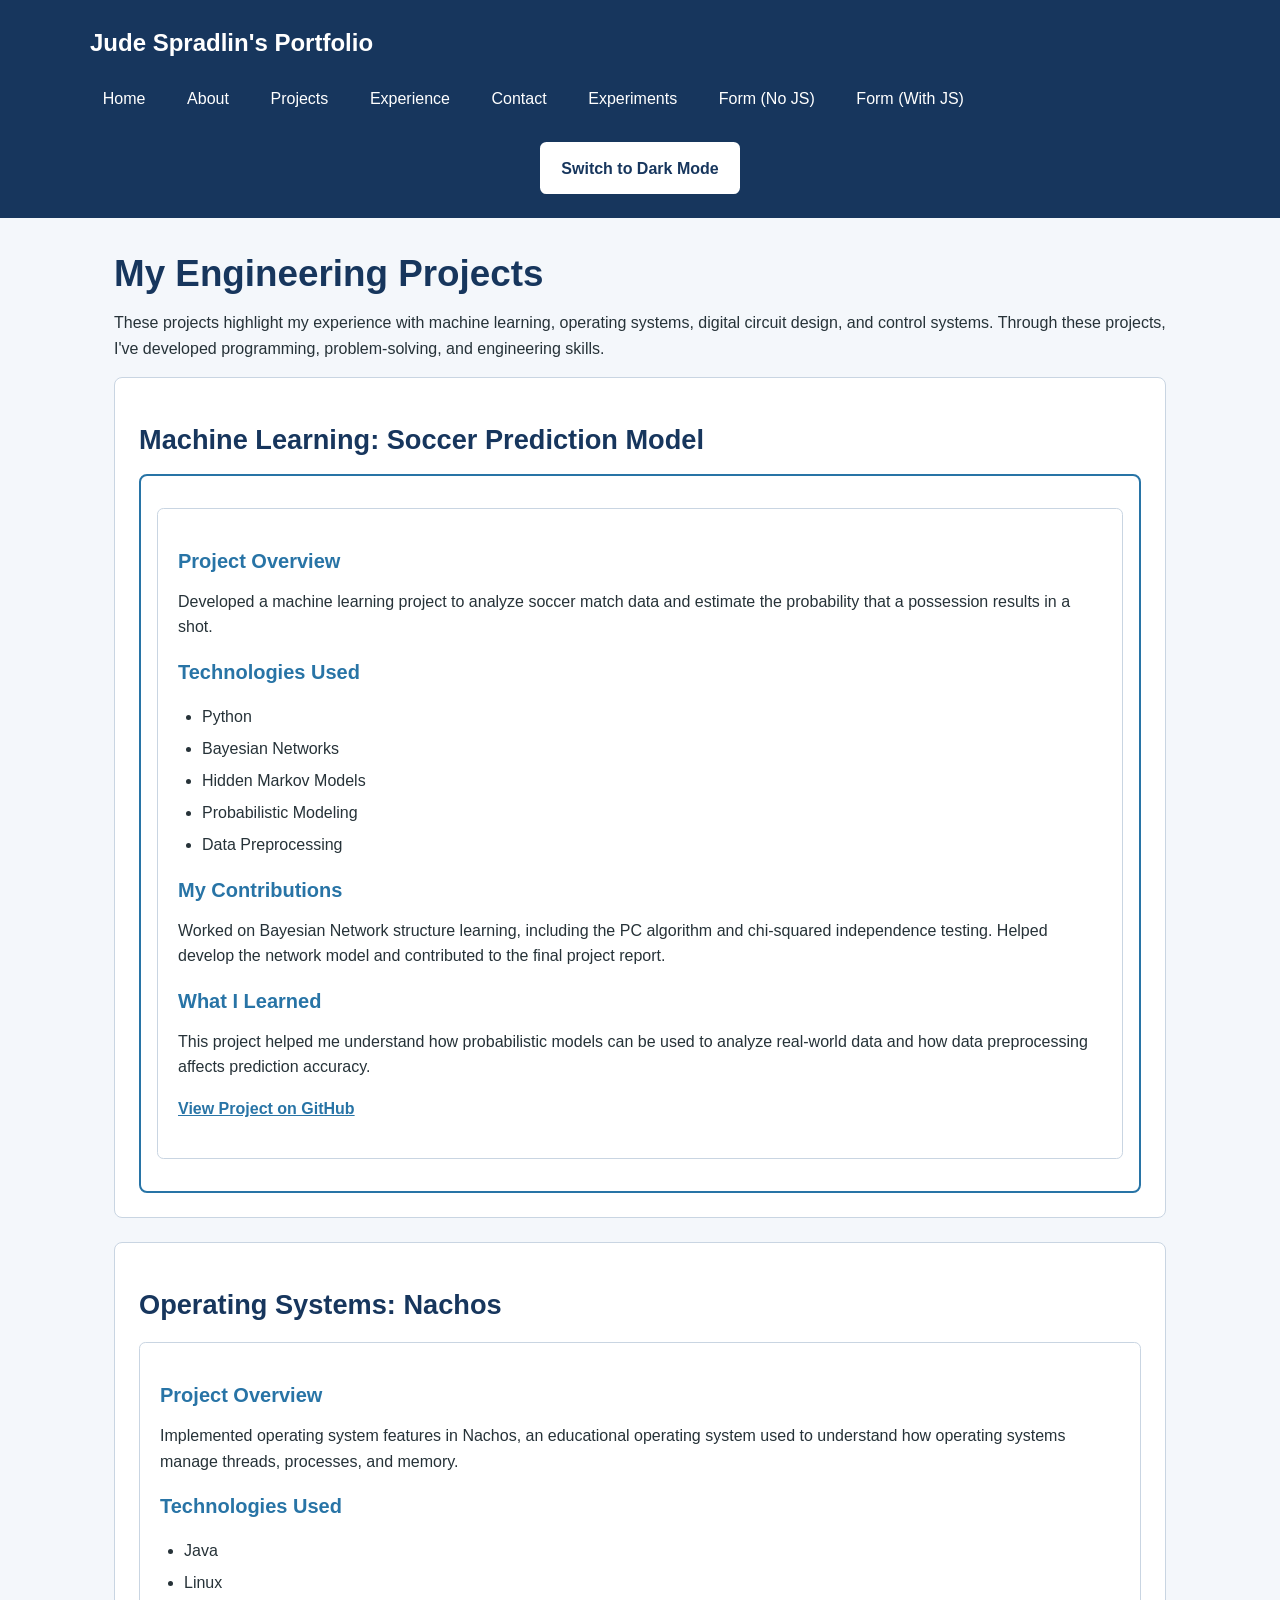
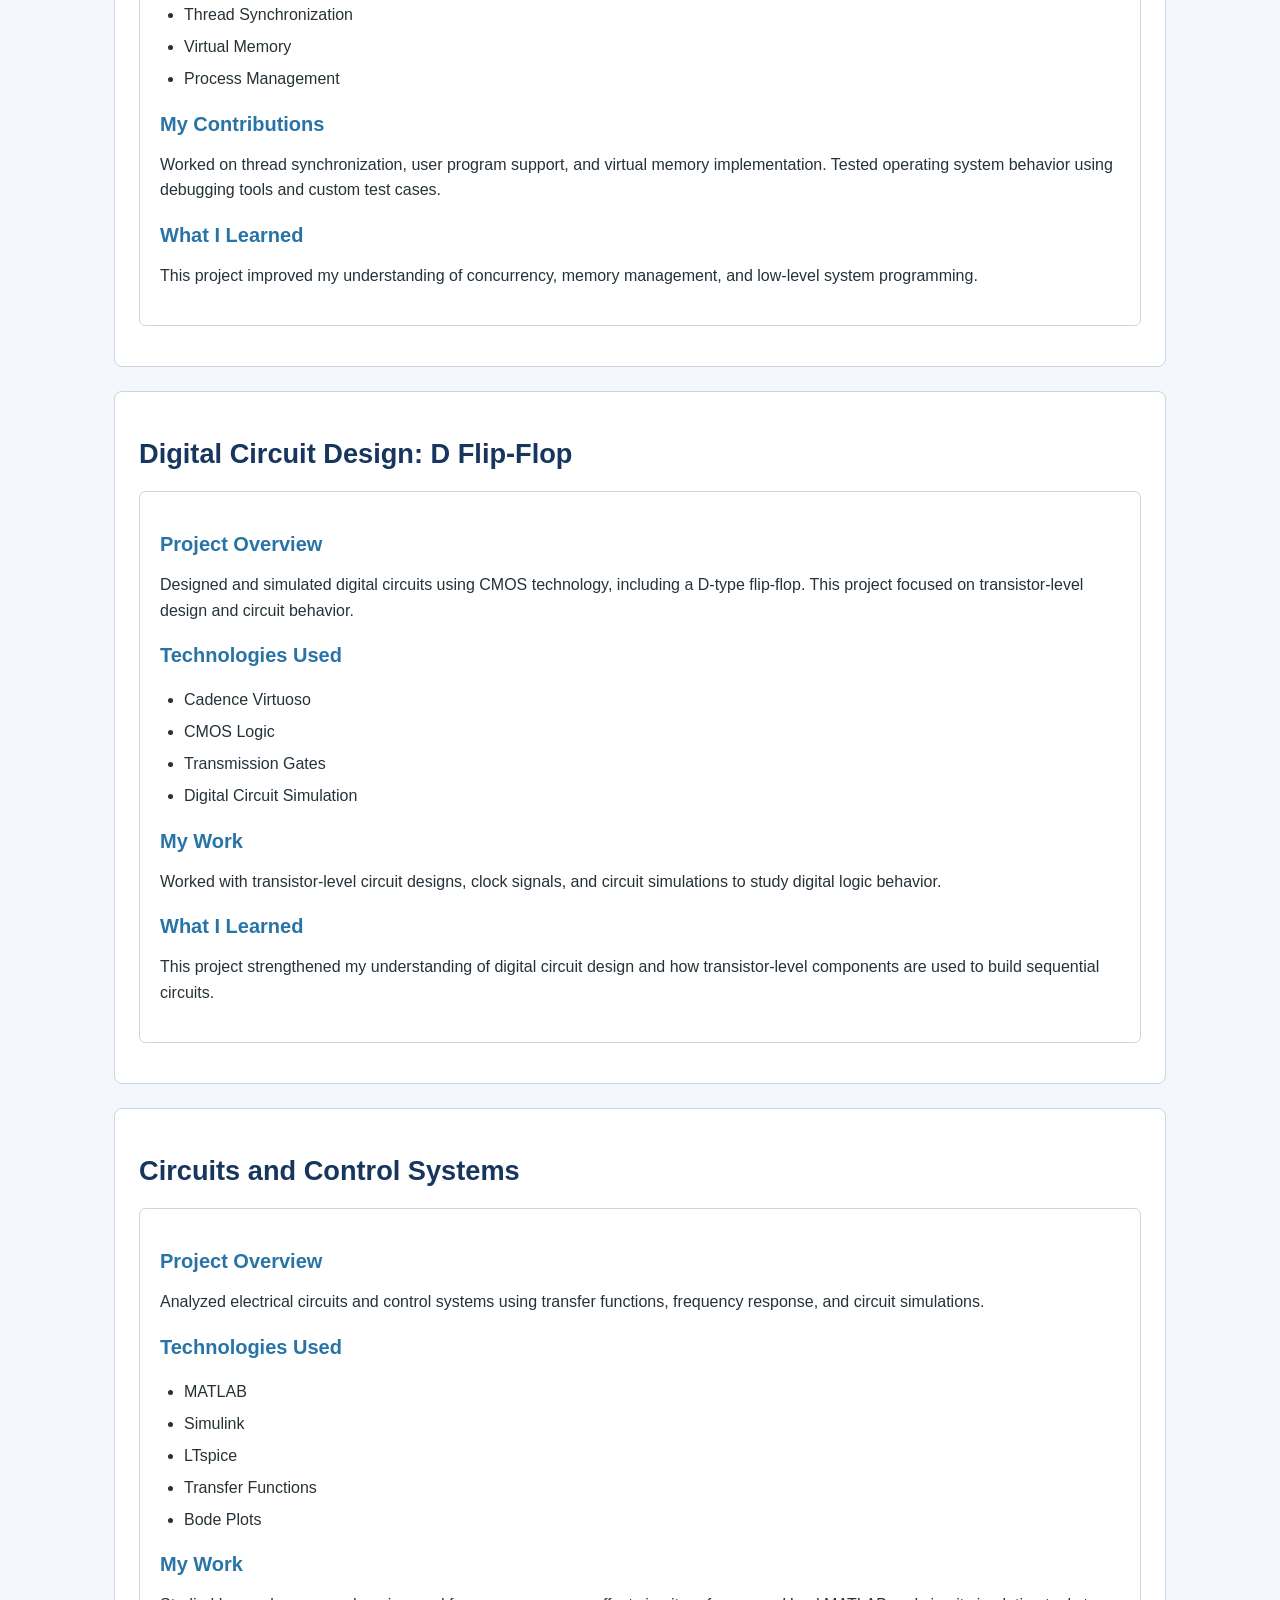
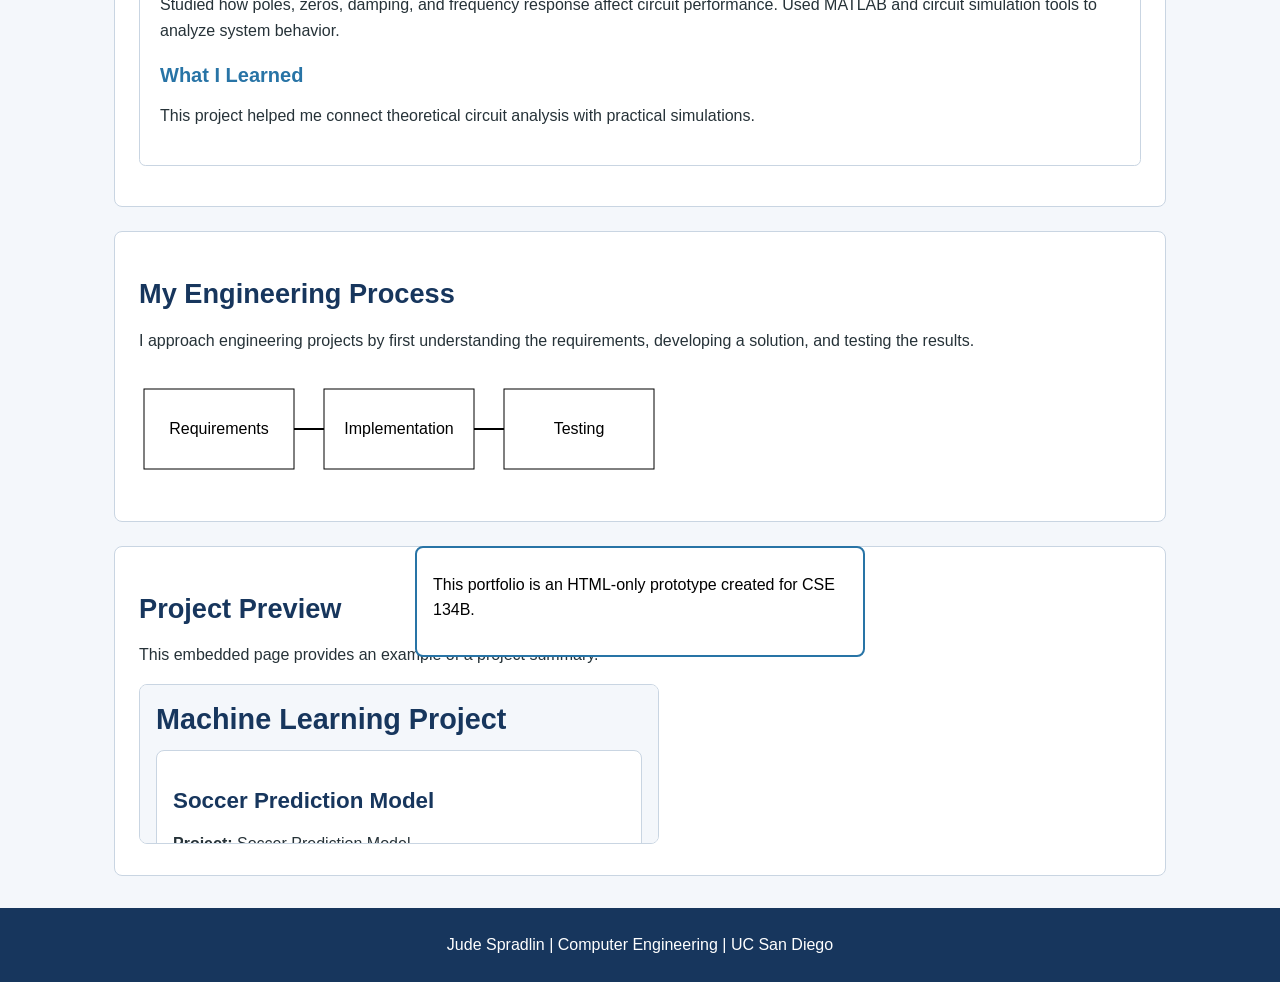
<file: projects.html>
<!doctype html>
<html lang="en">
<head>
    <meta charset="utf-8">
    <meta name="viewport" content="width=device-width, initial-scale=1">

    <title>Projects | Jude Spradlin</title>

    <meta name="description"
          content="Engineering projects by Jude Spradlin, a Computer Engineering student at UC San Diego.">

    <link rel="icon" href="assets/favicon.svg" type="image/svg+xml">

    <style>
        project-highlight {
            display: block;
            border: 1px solid currentColor;
        }
    </style>

    <script src="theme.js" defer></script>
    <link rel="stylesheet" href="style.css">
</head>

<body>

<header>
    <p>Jude Spradlin's Portfolio</p>

    <nav aria-label="Primary navigation">
        <ul>
            <li><a href="index.html">Home</a></li>
            <li><a href="about.html">About</a></li>
            <li><a href="projects.html">Projects</a></li>
            <li><a href="experience.html">Experience</a></li>
            <li><a href="contact.html">Contact</a></li>
            <li><a href="experiments.html">Experiments</a></li>
            <li><a href="form-no-js.html">Form (No JS)</a></li>
            <li><a href="form-with-js.html">Form (With JS)</a></li>
        </ul>
    </nav>
    <button id="theme-toggle" type="button" hidden>
        Switch to Dark Mode
    </button>
</header>

<main id="content">

    <h1>My Engineering Projects</h1>

    <p>
        These projects highlight my experience with machine learning,
        operating systems, digital circuit design, and control systems.
        Through these projects, I've developed programming, problem-solving,
        and engineering skills.
    </p>

    <section id="sports-model">
        <h2>Machine Learning: Soccer Prediction Model</h2>

        <project-highlight role="group"
                           aria-label="Featured machine learning project">

            <article>
                <h3>Project Overview</h3>

                <p>
                    Developed a machine learning project to analyze soccer
                    match data and estimate the probability that a
                    possession results in a shot.
                </p>

                <h3>Technologies Used</h3>

                <ul>
                    <li>Python</li>
                    <li>Bayesian Networks</li>
                    <li>Hidden Markov Models</li>
                    <li>Probabilistic Modeling</li>
                    <li>Data Preprocessing</li>
                </ul>

                <h3>My Contributions</h3>

                <p>
                    Worked on Bayesian Network structure learning,
                    including the PC algorithm and chi-squared
                    independence testing. Helped develop the network
                    model and contributed to the final project report.
                </p>

                <h3>What I Learned</h3>

                <p>
                    This project helped me understand how probabilistic
                    models can be used to analyze real-world data
                    and how data preprocessing affects prediction accuracy.
                </p>

                <p>
                    <a href="https://github.com/reedusfeleedus/CSE150A_Project">
                        View Project on GitHub
                    </a>
                </p>
            </article>

        </project-highlight>
    </section>

    <section id="nachos">
        <h2>Operating Systems: Nachos</h2>

        <article>
            <h3>Project Overview</h3>

            <p>
                Implemented operating system features in Nachos,
                an educational operating system used to understand
                how operating systems manage threads, processes,
                and memory.
            </p>

            <h3>Technologies Used</h3>

            <ul>
                <li>Java</li>
                <li>Linux</li>
                <li>Thread Synchronization</li>
                <li>Virtual Memory</li>
                <li>Process Management</li>
            </ul>

            <h3>My Contributions</h3>

            <p>
                Worked on thread synchronization, user program
                support, and virtual memory implementation.
                Tested operating system behavior using debugging
                tools and custom test cases.
            </p>

            <h3>What I Learned</h3>

            <p>
                This project improved my understanding of
                concurrency, memory management, and low-level
                system programming.
            </p>
        </article>
    </section>

    <section id="digital-logic">
        <h2>Digital Circuit Design: D Flip-Flop</h2>

        <article>
            <h3>Project Overview</h3>

            <p>
                Designed and simulated digital circuits using
                CMOS technology, including a D-type flip-flop.
                This project focused on transistor-level design
                and circuit behavior.
            </p>

            <h3>Technologies Used</h3>

            <ul>
                <li>Cadence Virtuoso</li>
                <li>CMOS Logic</li>
                <li>Transmission Gates</li>
                <li>Digital Circuit Simulation</li>
            </ul>

            <h3>My Work</h3>

            <p>
                Worked with transistor-level circuit designs,
                clock signals, and circuit simulations to
                study digital logic behavior.
            </p>

            <h3>What I Learned</h3>

            <p>
                This project strengthened my understanding of
                digital circuit design and how transistor-level
                components are used to build sequential circuits.
            </p>
        </article>
    </section>

    <section id="controls">
        <h2>Circuits and Control Systems</h2>

        <article>
            <h3>Project Overview</h3>

            <p>
                Analyzed electrical circuits and control systems
                using transfer functions, frequency response,
                and circuit simulations.
            </p>

            <h3>Technologies Used</h3>

            <ul>
                <li>MATLAB</li>
                <li>Simulink</li>
                <li>LTspice</li>
                <li>Transfer Functions</li>
                <li>Bode Plots</li>
            </ul>

            <h3>My Work</h3>

            <p>
                Studied how poles, zeros, damping, and frequency
                response affect circuit performance.
                Used MATLAB and circuit simulation tools
                to analyze system behavior.
            </p>

            <h3>What I Learned</h3>

            <p>
                This project helped me connect theoretical
                circuit analysis with practical simulations.
            </p>
        </article>
    </section>

    <section>
        <h2>My Engineering Process</h2>

        <p>
            I approach engineering projects by first understanding
            the requirements, developing a solution, and testing
            the results.
        </p>

        <svg width="520" height="120"
             viewBox="0 0 520 120"
             role="img"
             aria-labelledby="svgt svgdesc">

            <title id="svgt">Engineering Workflow</title>

            <desc id="svgdesc">
                Requirements lead to implementation and then testing.
            </desc>

            <rect x="5" y="20" width="150" height="80"
                  fill="none" stroke="black"/>

            <rect x="185" y="20" width="150" height="80"
                  fill="none" stroke="black"/>

            <rect x="365" y="20" width="150" height="80"
                  fill="none" stroke="black"/>

            <path d="M155 60h30m150 0h30"
                  stroke="black" stroke-width="2"/>

            <text x="80" y="65" text-anchor="middle">
                Requirements
            </text>

            <text x="260" y="65" text-anchor="middle">
                Implementation
            </text>

            <text x="440" y="65" text-anchor="middle">
                Testing
            </text>
        </svg>
    </section>

    <dialog open aria-label="Portfolio note">
        <p>
            This portfolio is an HTML-only prototype
            created for CSE 134B.
        </p>
    </dialog>

    <section>
        <h2>Project Preview</h2>

        <p>
            This embedded page provides an example
            of a project summary.
        </p>

        <iframe src="project-preview.html"
                width="520"
                height="160"
                title="Example project summary preview">
        </iframe>
    </section>

</main>

<footer>
    <p>
        Jude Spradlin | Computer Engineering | UC San Diego
    </p>
</footer>

</body>
</html>
</file>
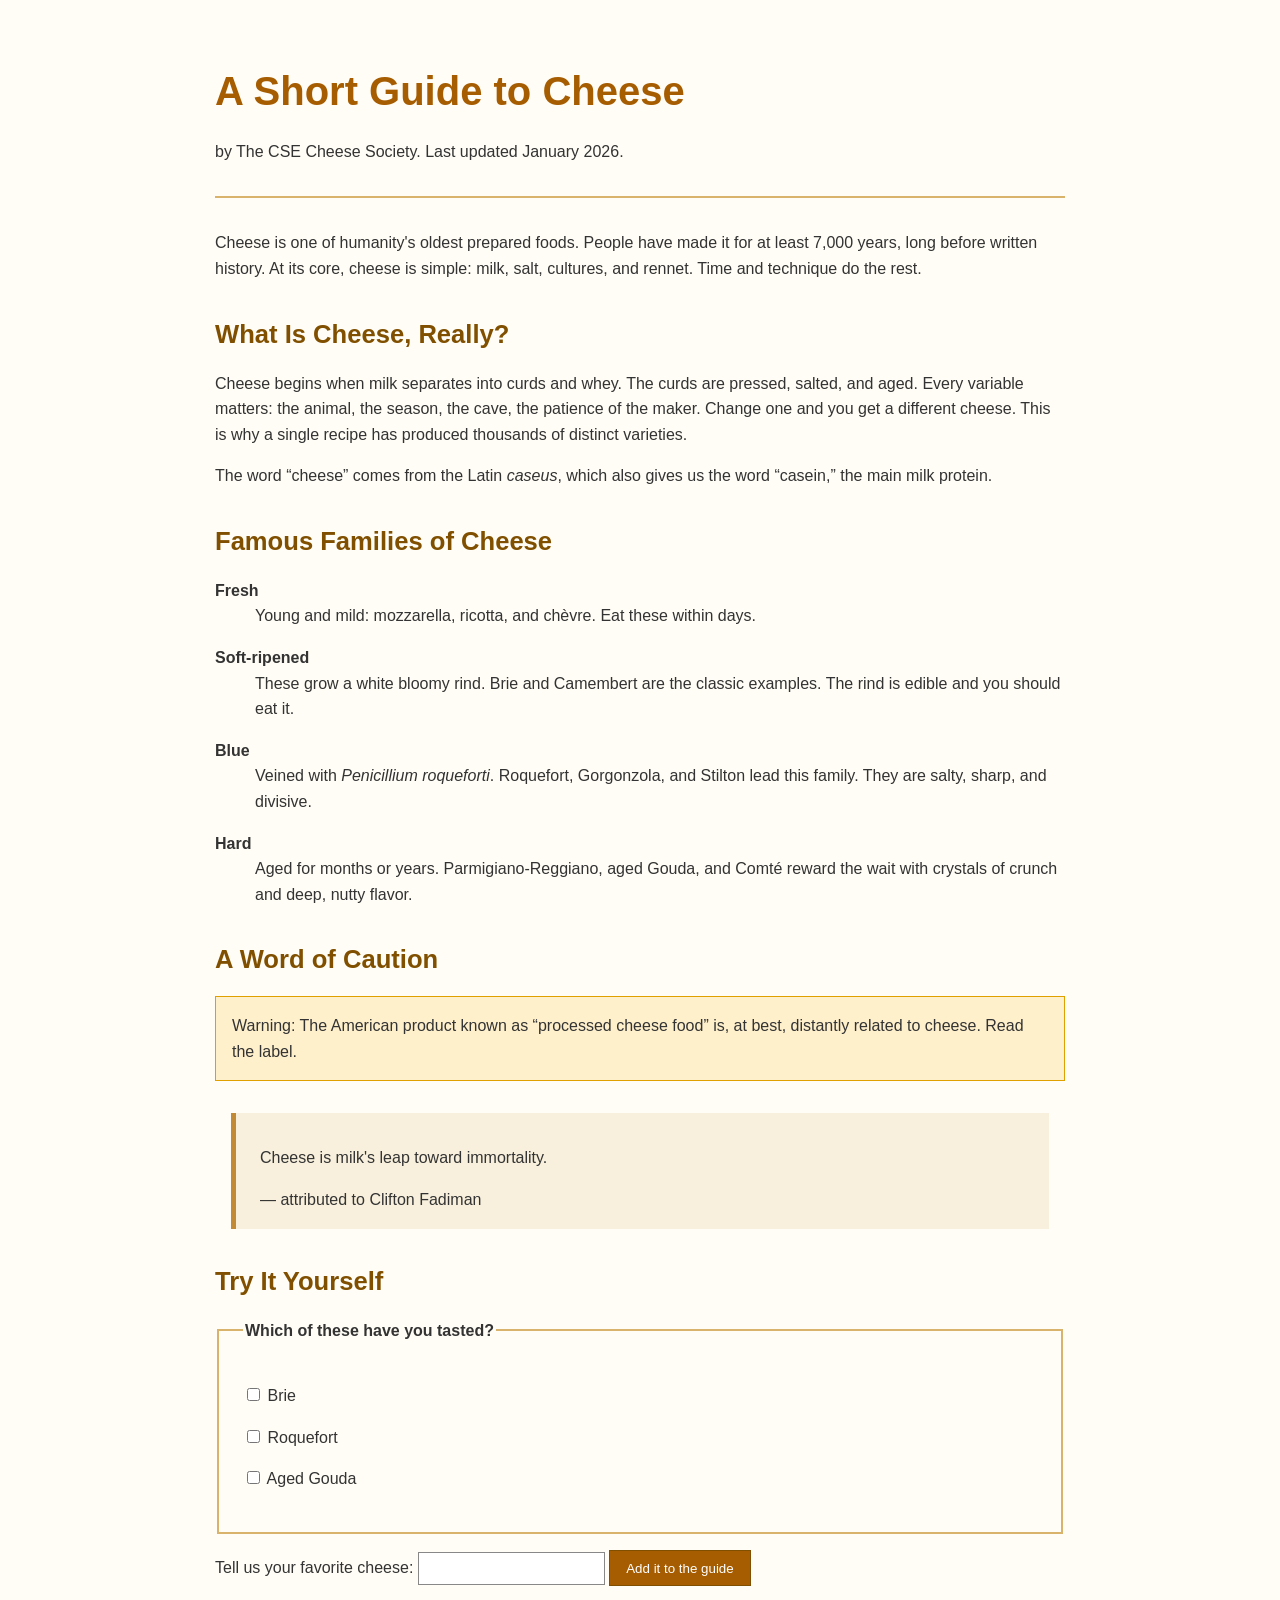
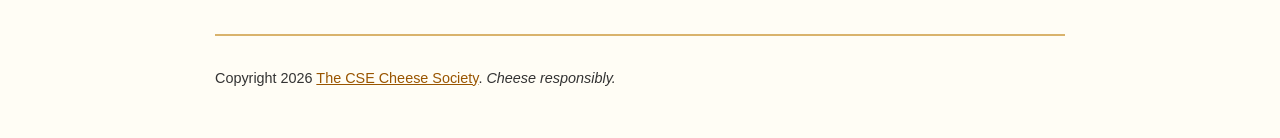
<file: part1/cheese.html>
<!DOCTYPE html>
<html lang="en">
<head>
  <meta charset="UTF-8">
  <meta name="viewport" content="width=device-width, initial-scale=1">
  <title>A Short Guide to Cheese</title>
  <link rel="stylesheet" href="cheese.css">
</head>
<body>
  <header>
    <h1>A Short Guide to Cheese</h1>
    <p>by The CSE Cheese Society. Last updated <time datetime="2026-01">January 2026</time>.</p>
  </header>

  <main>
    <article>
      <p>Cheese is one of humanity's oldest prepared foods. People have made
      it for at least 7,000 years, long before written history. At its core,
      cheese is simple: milk, salt, cultures, and rennet. Time and technique
      do the rest.</p>

      <section>
        <h2>What Is Cheese, Really?</h2>
        <p>Cheese begins when milk separates into curds and whey. The curds
        are pressed, salted, and aged. Every variable matters: the animal,
        the season, the cave, the patience of the maker. Change one and you
        get a different cheese. This is why a single recipe has produced
        thousands of distinct varieties.</p>
        <p>The word <q>cheese</q> comes from the Latin
        <span class="latin" lang="la">caseus</span>, which also gives us the word
        <q>casein,</q> the main milk protein.</p>
      </section>

      <section>
        <h2>Famous Families of Cheese</h2>

        <dl>
          <dt>Fresh</dt>
          <dd>Young and mild: mozzarella, ricotta, and
          <span lang="fr">chèvre</span>. Eat these within days.</dd>

          <dt>Soft-ripened</dt>
          <dd>These grow a white bloomy rind. Brie and Camembert are the
          classic examples. The rind is edible and you should eat it.</dd>

          <dt>Blue</dt>
          <dd>Veined with <span class="latin" lang="la">Penicillium
          roqueforti</span>. Roquefort, Gorgonzola, and Stilton lead this
          family. They are salty, sharp, and divisive.</dd>

          <dt>Hard</dt>
          <dd>Aged for months or years. Parmigiano-Reggiano, aged Gouda,
          and <span lang="fr">Comté</span> reward the wait with crystals
          of crunch and deep, nutty flavor.</dd>
        </dl>
      </section>

      <section>
        <h2>A Word of Caution</h2>
        <p id="warning">Warning: The American product known as
        <q>processed cheese food</q> is, at best, distantly related to
        cheese. Read the label.</p>

        <blockquote>
          <p>Cheese is milk's leap toward immortality.</p>
          <footer>— attributed to Clifton Fadiman</footer>
        </blockquote>
      </section>

      <section>
        <h2>Try It Yourself</h2>
        <form>
          <fieldset>
            <legend>Which of these have you tasted?</legend>
            <p><input type="checkbox" id="c-brie" name="tasted" value="brie">
               <label for="c-brie">Brie</label></p>
            <p><input type="checkbox" id="c-roquefort" name="tasted" value="roquefort">
               <label for="c-roquefort">Roquefort</label></p>
            <p><input type="checkbox" id="c-gouda" name="tasted" value="gouda">
               <label for="c-gouda">Aged Gouda</label></p>
          </fieldset>
          <p>
            <label for="fav">Tell us your favorite cheese:</label>
            <input type="text" id="fav" name="favorite">
            <button type="submit">Add it to the guide</button>
          </p>
        </form>
      </section>
    </article>
  </main>
  <footer>
    <p>Copyright 2026 <a href="https://example.com/cheese-society">The CSE
    Cheese Society</a>. <em>Cheese responsibly.</em></p>
  </footer>
</body>
</html>
</file>
<file: style.css>
/*
Name: Jude Spradlin
Repository: https://github.com/jspradlin5/CSE134B_HW4
*/

/* CSS custom properties */
:root {
    --primary-color: #17365d;
    --secondary-color: #2874a6;
    --background-color: #f4f7fb;
    --text-color: #263238;
    --card-color: #ffffff;
    --border-color: #c9d5e2;
    --font-family: Arial, Helvetica, sans-serif;
    --page-width: 1100px;
}

/* General styling */
* {
    box-sizing: border-box;
}

body {
    font-family: var(--font-family);
    color: var(--text-color);
    background-color: var(--background-color);
    line-height: 1.6;
    margin: 0;
}

/* Header */
body > header {
    background-color: var(--primary-color);
    color: white;
    padding: 1.5rem 2rem;
}

body > header > p {
    max-width: var(--page-width);
    margin: 0 auto 1rem;
    font-size: 1.5rem;
    font-weight: bold;
}

/* Navigation layout using Flexbox */
nav ul {
    display: flex;
    flex-wrap: wrap;
    gap: 1rem;
    max-width: var(--page-width);
    margin: 0 auto;
    padding: 0;
    list-style: none;
}

nav a {
    display: inline-block;
    color: white;
    text-decoration: none;
    padding: 0.5em 0.8em;
    border-radius: 0.3rem;
}

nav a:hover {
    background-color: var(--secondary-color);
    text-decoration: underline;
}

/* Attribute selector: current navigation page */
nav a[aria-current="page"] {
    background-color: var(--secondary-color);
    font-weight: bold;
}

/* Main content */
main {
    max-width: var(--page-width);
    margin: 2rem auto;
    padding: 0 1.5rem;
    min-height: 60vh;
}

/* Heading styles */
h1 {
    font-size: 2.3rem;
    color: var(--primary-color);
    line-height: 1.3;
}

h2 {
    font-size: 1.7rem;
    color: var(--primary-color);
}

h3 {
    font-size: 1.25rem;
    color: var(--secondary-color);
}

h1, h2, h3 {
    margin-top: 1rem;
    margin-bottom: 0.75rem;
}

/* Adjacent sibling combinator:
   Adds spacing to paragraphs directly following headings */
h2 + p {
    margin-top: 0.5rem;
}

/* Child combinator:
   Styles sections directly inside main */
main > section {
    background-color: var(--card-color);
    padding: 1.5rem;
    margin-bottom: 1.5rem;
    border: 1px solid var(--border-color);
    border-radius: 0.5rem;
}

/* Descendant selector:
   Styles articles inside sections */
section article {
    background-color: var(--card-color);
    padding: 1.25rem;
    margin: 1rem 0;
    border: 1px solid var(--border-color);
    border-radius: 0.4rem;
}

/* Featured project custom element */
project-highlight {
    display: block;
    padding: 1rem;
    border: 2px solid var(--secondary-color);
    border-radius: 0.5rem;
    background-color: #edf5fc;
}

/* Paragraphs and lists */
p {
    margin-top: 0.5rem;
    margin-bottom: 1rem;
}

ul, ol {
    padding-left: 1.5rem;
}

li {
    margin-bottom: 0.4rem;
}

/* Links */
main a {
    color: var(--secondary-color);
    font-weight: bold;
}

main a:hover {
    color: var(--primary-color);
    text-decoration-thickness: 2px;
}

/* Images and media */
img, video, iframe, svg {
    max-width: 100%;
}

img {
    height: auto;
}

iframe {
    border: 1px solid var(--border-color);
    border-radius: 0.5rem;
}

canvas {
    max-width: 100%;
    border: 1px solid var(--border-color);
}

/* Forms */
form {
    margin-top: 1rem;
}

fieldset {
    border: 1px solid var(--border-color);
    border-radius: 0.4rem;
    padding: 1.5rem;
}

legend {
    font-weight: bold;
    color: var(--primary-color);
}

input, textarea, button {
    font: inherit;
}

input, textarea {
    max-width: 100%;
    padding: 0.6em;
    border: 1px solid #8294a5;
    border-radius: 0.3rem;
}

button {
    background-color: var(--secondary-color);
    color: white;
    border: none;
    border-radius: 0.3rem;
    padding: 0.6em 1em;
}

button:hover:not(:disabled) {
    background-color: var(--primary-color);
    cursor: pointer;
}

button:disabled {
    opacity: 0.6;
    cursor: not-allowed;
}

/* Visible keyboard focus */
a:focus,
input:focus,
textarea:focus,
button:focus {
    outline: 3px solid #ef9b28;
    outline-offset: 3px;
}

/* Progress indicator */
progress {
    width: 100%;
    max-width: 350px;
    height: 1.2rem;
}

/* Dialog */
dialog {
    max-width: min(90%, 450px);
    border: 2px solid var(--secondary-color);
    border-radius: 0.5rem;
    padding: 1rem;
}

/* Footer */
body > footer {
    background-color: var(--primary-color);
    color: white;
    padding: 1.5rem;
    text-align: center;
    margin-top: 2rem;
}

body > footer p {
    margin: 0;
}

/* Responsive design for phones */
@media (max-width: 600px) {
    body > header {
        padding: 1rem;
    }

    body > header > p {
        font-size: 1.3rem;
    }

    nav ul {
        flex-direction: column;
        gap: 0.25rem;
    }

    nav a {
        display: block;
        padding: 0.6em;
    }

    main {
        margin: 1rem auto;
        padding: 0 1rem;
    }

    h1 {
        font-size: 1.8rem;
    }

    h2 {
        font-size: 1.4rem;
    }

    h3 {
        font-size: 1.15rem;
    }

    main > section {
        padding: 1rem;
    }

    section article {
        padding: 0.75rem;
    }

    video, iframe {
        width: 100%;
    }
}
pre {
    overflow-x: auto;
}

/* Allow long text and links to wrap */
main {
    overflow-wrap: anywhere;
}

@media (max-width: 600px) {
    main,
    main > section,
    section article {
        min-width: 0;
    }

    nav ul {
        width: 100%;
    }
}


/* Homework 4: Contact form styling */

.form-field {
    display: flex;
    flex-direction: column;
    gap: 0.4rem;
    margin-bottom: 1.5rem;
}

.form-field label {
    font-weight: bold;
    color: var(--primary-color);
}

.form-field input,
.form-field textarea {
    width: 100%;
    max-width: 600px;
    padding: 0.75rem;
    border: 2px solid var(--border-color);
    border-radius: 0.35rem;
    background-color: #ffffff;
    color: var(--text-color);
}

/* Indicate required fields */
.form-field input:required,
.form-field textarea:required {
    border-left: 4px solid var(--secondary-color);
}

/* Show invalid fields only after user interaction */
.form-field input:user-invalid,
.form-field textarea:user-invalid {
    border-color: #b3261e;
    border-left-color: #b3261e;
    background-color: #fff2f2;
}

/* Show valid fields after user interaction */
.form-field input:user-valid,
.form-field textarea:user-valid {
    border-color: #267d45;
    border-left-color: #267d45;
}

/* Accessible keyboard focus */
.form-field input:focus-visible,
.form-field textarea:focus-visible {
    outline: 3px solid #ef9b28;
    outline-offset: 3px;
}

@media (max-width: 600px) {
    .form-field input,
    .form-field textarea {
        max-width: 100%;
    }
}


/* Homework 4 Part 3: JavaScript feedback */

.form-feedback {
    background-color: var(--card-color);
    border: 1px solid var(--border-color);
    border-radius: 0.5rem;
    padding: 1rem;
    margin-bottom: 1rem;
}

.form-feedback h2 {
    font-size: 1.2rem;
    margin-top: 0;
}

.field-error {
    display: block;
    color: #b3261e;
    font-size: 0.9rem;
    font-weight: bold;
}

.field-error[hidden],
#js-feedback[hidden] {
    display: none;
}

.form-error-message {
    color: #b3261e;
    font-weight: bold;
}

.form-info-warning {
    color: #9a5800;
    font-weight: bold;
}

.form-info-limit {
    color: #b3261e;
    font-weight: bold;
}


/* Homework 4 Part 4: Theme switching */

/* Light mode uses the existing :root colors. */

/* Dark mode overrides shared CSS variables. */
:root[data-theme="dark"] {
    --primary-color: #a9cdf5;
    --secondary-color: #80c5ff;
    --background-color: #121a27;
    --text-color: #edf2f8;
    --card-color: #202d40;
    --border-color: #52657e;
}

/* Header and footer use darker surfaces in dark mode */
body > header,
body > footer {
    background-color: #17365d;
    color: #ffffff;
}

:root[data-theme="dark"] body > header,
:root[data-theme="dark"] body > footer {
    background-color: #0a1220;
}

/* Keep navigation links readable */
nav a {
    color: #ffffff;
}

nav a:hover,
nav a[aria-current="page"] {
    background-color: #2874a6;
}

/* Make form controls readable in both themes */
.form-field input,
.form-field textarea,
input,
textarea,
select {
    background-color: var(--card-color);
    color: var(--text-color);
    border-color: var(--border-color);
}

/* Readable dark-mode validation styles */
:root[data-theme="dark"] .form-field input:user-invalid,
:root[data-theme="dark"] .form-field textarea:user-invalid {
    background-color: #44252b;
    color: #ffffff;
    border-color: #ff9e9e;
}

:root[data-theme="dark"] .form-field input:user-valid,
:root[data-theme="dark"] .form-field textarea:user-valid {
    background-color: #193a32;
    border-color: #85dfac;
}

:root[data-theme="dark"] .field-error,
:root[data-theme="dark"] .form-error-message,
:root[data-theme="dark"] .form-info-limit {
    color: #ffb4b4;
}

:root[data-theme="dark"] .form-info-warning {
    color: #ffd28a;
}

/* Featured project custom element */
project-highlight {
    background-color: var(--card-color);
}

/* Theme toggle button */
#theme-toggle {
    display: block;
    margin: 1rem auto 0;
    padding: 0.7em 1.2em;
    background-color: #ffffff;
    color: #17365d;
    border: 2px solid #ffffff;
    border-radius: 0.4rem;
    font-weight: bold;
    cursor: pointer;
}

/* Preserve HTML hidden behavior */
#theme-toggle[hidden] {
    display: none;
}

#theme-toggle:hover {
    background-color: #dbeafe;
}

#theme-toggle:focus-visible {
    outline: 3px solid #ef9b28;
    outline-offset: 4px;
}


/*
Homework 4 - Part 4.2
View Transitions
*/

/* Enable transitions between pages on the same website */
@view-transition {
    navigation: auto;
}

/* Customize the transition animation */
::view-transition-old(root) {
    animation: 0.25s ease-out both fade-out;
}

::view-transition-new(root) {
    animation: 0.25s ease-in both fade-in;
}

@keyframes fade-out {
    from {
        opacity: 1;
    }

    to {
        opacity: 0;
    }
}

@keyframes fade-in {
    from {
        opacity: 0;
    }

    to {
        opacity: 1;
    }
}

/* Respect reduced-motion accessibility preferences */
@media (prefers-reduced-motion: reduce) {
    ::view-transition-old(root),
    ::view-transition-new(root) {
        animation-duration: 0.01ms;
    }
}
</file>
<file: part1/cheese.css>
/*
Name: Jude Spradlin
Repository: https://github.com/jspradlin5/CSE134B_HW3
*/
/* General page styling */
body {
    font-family: Arial, Helvetica, sans-serif;
    color: #333333;
    line-height: 1.6;

    max-width: 850px;
    margin: 0 auto;
    padding: 2rem;

    background-color: #fffdf5;
}

/* Main heading */
h1 {
    font-size: 2.5rem;
    color: #a65c00;
    margin-bottom: 0.5rem;
}

/* Section headings */
h2 {
    font-size: 1.6rem;
    color: #805000;
    margin-top: 2rem;
    margin-bottom: 1rem;
}

/* Header */
header {
    border-bottom: 2px solid #d9b36c;
    padding-bottom: 1rem;
    margin-bottom: 2rem;
}

/* Paragraph spacing */
p {
    margin-bottom: 1rem;
}

/* Latin terms */
.latin {
    font-style: italic;
}

/* Warning message */
#warning {
    background-color: #fff0cc;
    border: 1px solid #e0a100;
    padding: 1rem;
}

/* Cheese definitions */
dt {
    font-weight: bold;
    margin-top: 1rem;
}

dd {
    margin-bottom: 1rem;
}

/* Blockquote styling */
blockquote {
    border-left: 5px solid #c28a35;
    background-color: #f8f0dc;
    margin: 2rem 1rem;
    padding: 1rem 1.5rem;
}

/* Links */
a {
    color: #995500;
    text-decoration: underline;
}

/* Hover effect */
a:hover {
    color: #cc6600;
    background-color: #fff0cc;
}

/* Keyboard focus */
a:focus,
input:focus,
button:focus {
    outline: 3px solid #cc6600;
    outline-offset: 3px;
}

/* Form styling */
fieldset {
    border: 2px solid #d9b36c;
    padding: 1.5rem;
    margin-top: 1rem;
}

legend {
    font-weight: bold;
}

input[type="text"] {
    padding: 0.5rem;
    border: 1px solid #888888;
}

button {
    padding: 0.6rem 1rem;
    background-color: #a65c00;
    color: white;
    border: 1px solid #805000;
    cursor: pointer;
}

button:hover {
    background-color: #cc7700;
}

/* Cascade demonstration: first rule */
section {
    margin-bottom: 1rem;
}

/*
Cascade demonstration:
Both rules use the same selector and set margin-bottom.
The later rule wins because it appears afterward
and both rules have equal specificity.
*/
section {
    margin-bottom: 2rem;
}

/* Footer */
body > footer {
    border-top: 2px solid #d9b36c;
    margin-top: 3rem;
    padding-top: 1rem;
    font-size: 0.9rem;
}

/* Responsive layout */
@media (max-width: 600px) {
    body {
        padding: 1rem;
    }

    h1 {
        font-size: 2rem;
    }

    h2 {
        font-size: 1.4rem;
    }

    input[type="text"] {
        max-width: 100%;
        box-sizing: border-box;
    }
}
</file>
